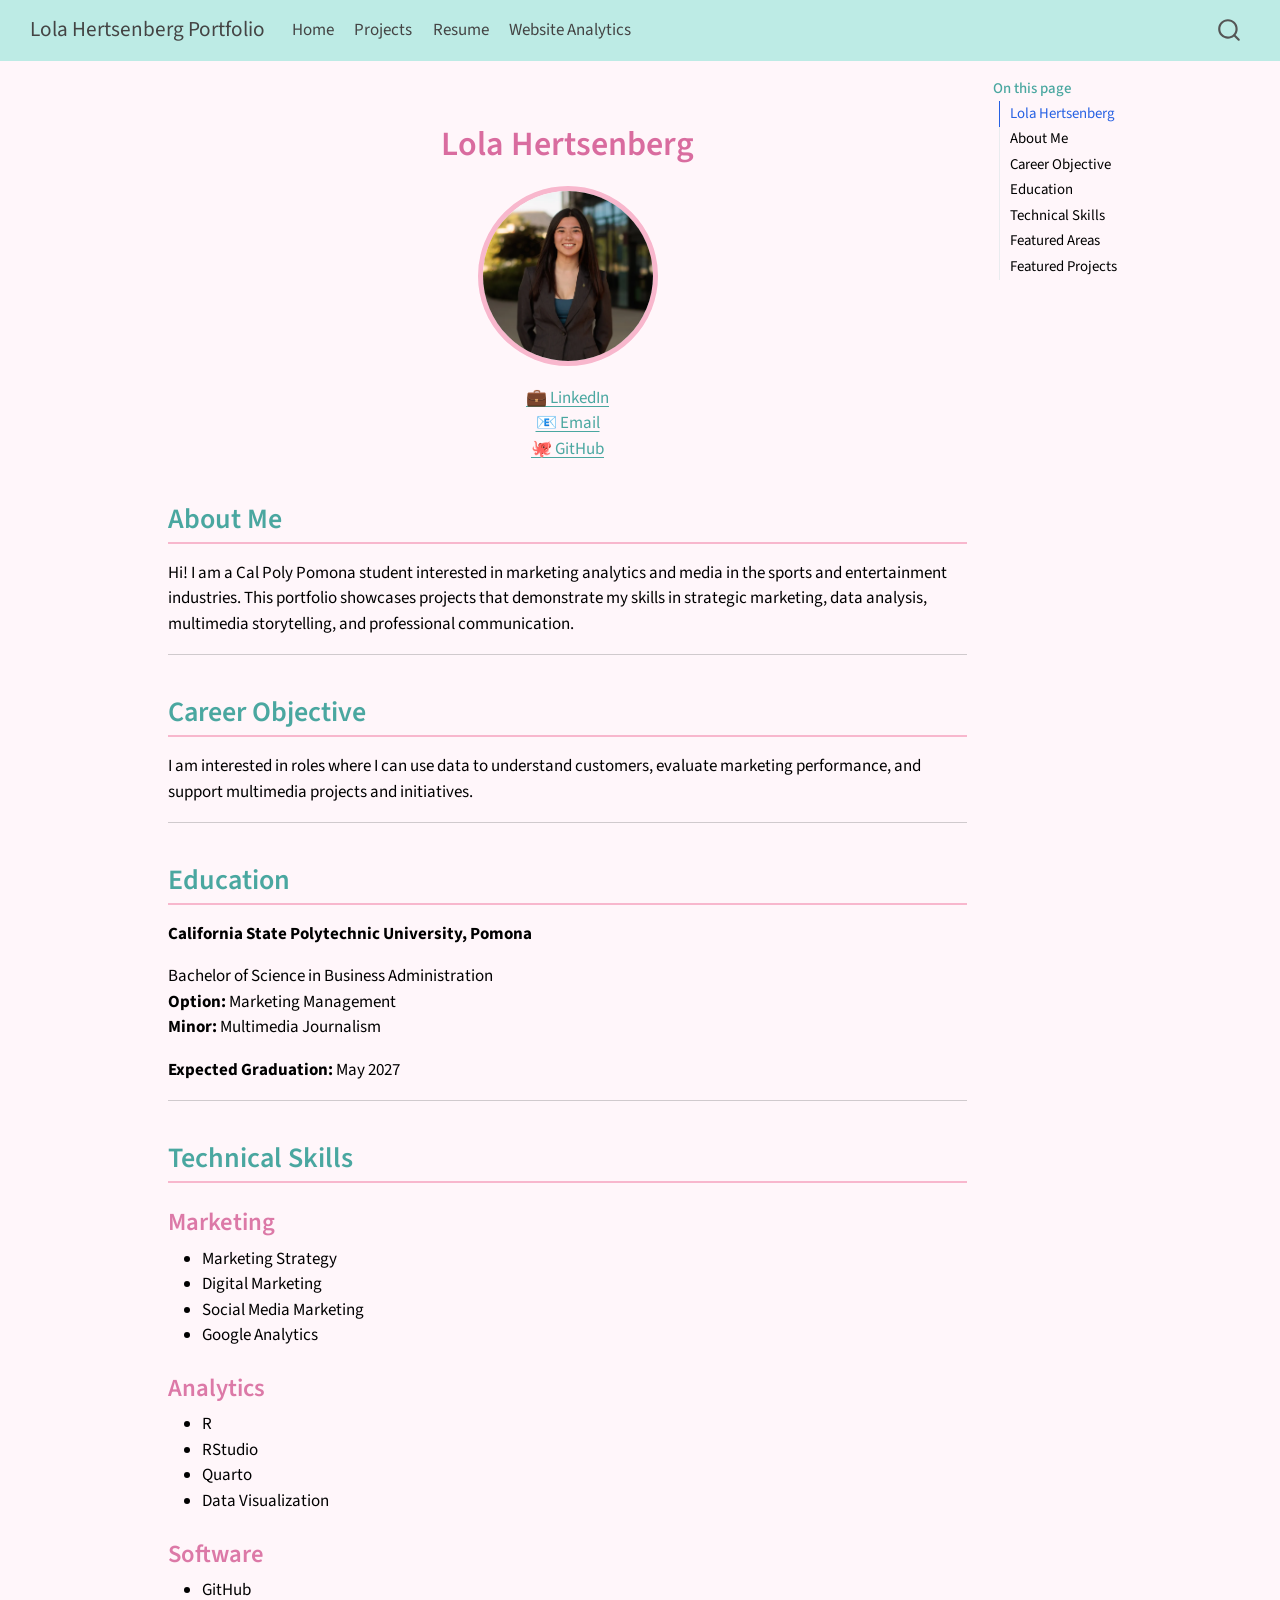
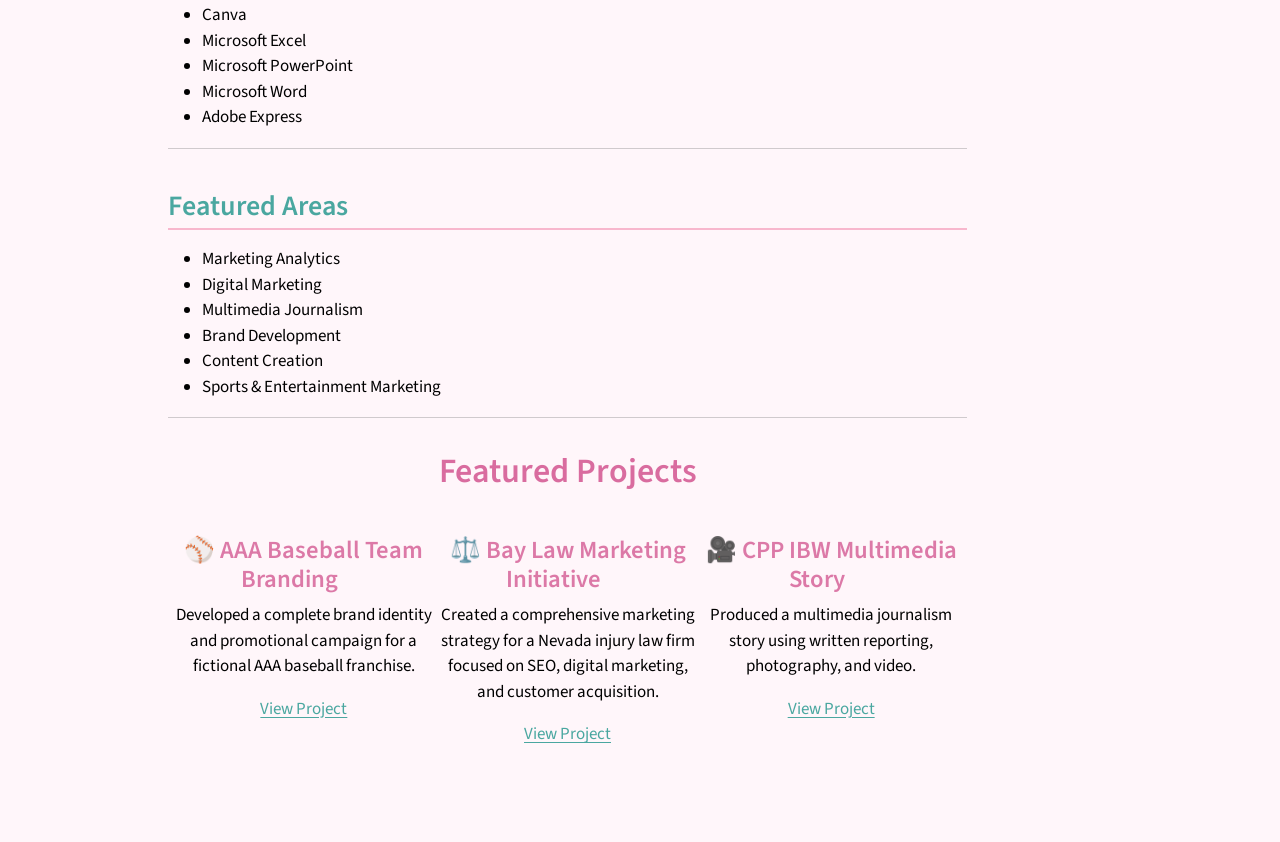
<file: docs/index.html>
<!DOCTYPE html>
<html xmlns="http://www.w3.org/1999/xhtml" lang="en" xml:lang="en"><head>

<meta charset="utf-8">
<meta name="generator" content="quarto-1.9.37">

<meta name="viewport" content="width=device-width, initial-scale=1.0, user-scalable=yes">


<title>Lola Hertsenberg Portfolio</title>
<style>
/* Default styles provided by pandoc.
** See https://pandoc.org/MANUAL.html#variables-for-html for config info.
*/
code{white-space: pre-wrap;}
span.smallcaps{font-variant: small-caps;}
div.columns{display: flex; gap: min(4vw, 1.5em);}
div.column{flex: auto; overflow-x: auto;}
div.hanging-indent{margin-left: 1.5em; text-indent: -1.5em;}
ul.task-list{list-style: none;}
ul.task-list li input[type="checkbox"] {
  width: 0.8em;
  margin: 0 0.8em 0.2em -1em; /* quarto-specific, see https://github.com/quarto-dev/quarto-cli/issues/4556 */ 
  vertical-align: middle;
}
</style>


<script src="site_libs/quarto-nav/quarto-nav.js"></script>
<script src="site_libs/quarto-nav/headroom.min.js"></script>
<script src="site_libs/clipboard/clipboard.min.js"></script>
<script src="site_libs/quarto-search/autocomplete.umd.js"></script>
<script src="site_libs/quarto-search/fuse.min.js"></script>
<script src="site_libs/quarto-search/quarto-search.js"></script>
<meta name="quarto:offset" content="./">
<script src="site_libs/quarto-html/quarto.js" type="module"></script>
<script src="site_libs/quarto-html/tabsets/tabsets.js" type="module"></script>
<script src="site_libs/quarto-html/popper.min.js"></script>
<script src="site_libs/quarto-html/tippy.umd.min.js"></script>
<script src="site_libs/quarto-html/anchor.min.js"></script>
<link href="site_libs/quarto-html/tippy.css" rel="stylesheet">
<link href="site_libs/quarto-html/quarto-syntax-highlighting-7f8f88aac4f3542376d5c11b86a4c14d.css" rel="stylesheet" id="quarto-text-highlighting-styles">
<script src="site_libs/bootstrap/bootstrap.min.js"></script>
<link href="site_libs/bootstrap/bootstrap-icons.css" rel="stylesheet">
<link href="site_libs/bootstrap/bootstrap-158031087360bce0ff56dc785ce39e06.min.css" rel="stylesheet" append-hash="true" id="quarto-bootstrap" data-mode="light">
<script id="quarto-search-options" type="application/json">{
  "location": "navbar",
  "copy-button": false,
  "collapse-after": 3,
  "panel-placement": "end",
  "type": "overlay",
  "limit": 50,
  "keyboard-shortcut": [
    "f",
    "/",
    "s"
  ],
  "show-item-context": false,
  "language": {
    "search-no-results-text": "No results",
    "search-matching-documents-text": "matching documents",
    "search-copy-link-title": "Copy link to search",
    "search-hide-matches-text": "Hide additional matches",
    "search-more-match-text": "more match in this document",
    "search-more-matches-text": "more matches in this document",
    "search-clear-button-title": "Clear",
    "search-text-placeholder": "",
    "search-detached-cancel-button-title": "Cancel",
    "search-submit-button-title": "Submit",
    "search-label": "Search"
  }
}</script>
<script async="" src="https://www.googletagmanager.com/gtag/js?id=G-248WCPM8R9"></script>

<script type="text/javascript">

window.dataLayer = window.dataLayer || [];
function gtag(){dataLayer.push(arguments);}
gtag('js', new Date());
gtag('config', 'G-248WCPM8R9', { 'anonymize_ip': true});
</script>


<link rel="stylesheet" href="styles.css">
</head>

<body class="nav-fixed quarto-light">

<div id="quarto-search-results"></div>
  <header id="quarto-header" class="headroom fixed-top">
    <nav class="navbar navbar-expand-lg " data-bs-theme="dark">
      <div class="navbar-container container-fluid">
      <div class="navbar-brand-container mx-auto">
    <a class="navbar-brand" href="./index.html">
    <span class="navbar-title">Lola Hertsenberg Portfolio</span>
    </a>
  </div>
            <div id="quarto-search" class="" title="Search"></div>
          <button class="navbar-toggler" type="button" data-bs-toggle="collapse" data-bs-target="#navbarCollapse" aria-controls="navbarCollapse" role="menu" aria-expanded="false" aria-label="Toggle navigation" onclick="if (window.quartoToggleHeadroom) { window.quartoToggleHeadroom(); }">
  <span class="navbar-toggler-icon"></span>
</button>
          <div class="collapse navbar-collapse" id="navbarCollapse">
            <ul class="navbar-nav navbar-nav-scroll me-auto">
  <li class="nav-item">
    <a class="nav-link active" href="./index.html" aria-current="page"> 
<span class="menu-text">Home</span></a>
  </li>  
  <li class="nav-item">
    <a class="nav-link" href="./projects.html"> 
<span class="menu-text">Projects</span></a>
  </li>  
  <li class="nav-item">
    <a class="nav-link" href="./resume.html"> 
<span class="menu-text">Resume</span></a>
  </li>  
  <li class="nav-item">
    <a class="nav-link" href="./analytics.html"> 
<span class="menu-text">Website Analytics</span></a>
  </li>  
</ul>
          </div> <!-- /navcollapse -->
            <div class="quarto-navbar-tools">
</div>
      </div> <!-- /container-fluid -->
    </nav>
</header>
<!-- content -->
<div id="quarto-content" class="quarto-container page-columns page-rows-contents page-layout-article page-navbar">
<!-- sidebar -->
<!-- margin-sidebar -->
    <div id="quarto-margin-sidebar" class="sidebar margin-sidebar">
        <nav id="TOC" role="doc-toc" class="toc-active">
    <h2 id="toc-title">On this page</h2>
   
  <ul>
  <li><a href="#lola-hertsenberg" id="toc-lola-hertsenberg" class="nav-link active" data-scroll-target="#lola-hertsenberg">Lola Hertsenberg</a></li>
  <li><a href="#about-me" id="toc-about-me" class="nav-link" data-scroll-target="#about-me">About Me</a></li>
  <li><a href="#career-objective" id="toc-career-objective" class="nav-link" data-scroll-target="#career-objective">Career Objective</a></li>
  <li><a href="#education" id="toc-education" class="nav-link" data-scroll-target="#education">Education</a></li>
  <li><a href="#technical-skills" id="toc-technical-skills" class="nav-link" data-scroll-target="#technical-skills">Technical Skills</a>
  <ul class="collapse">
  <li><a href="#marketing" id="toc-marketing" class="nav-link" data-scroll-target="#marketing">Marketing</a></li>
  <li><a href="#analytics" id="toc-analytics" class="nav-link" data-scroll-target="#analytics">Analytics</a></li>
  <li><a href="#software" id="toc-software" class="nav-link" data-scroll-target="#software">Software</a></li>
  </ul></li>
  <li><a href="#featured-areas" id="toc-featured-areas" class="nav-link" data-scroll-target="#featured-areas">Featured Areas</a></li>
  <li><a href="#featured-projects" id="toc-featured-projects" class="nav-link" data-scroll-target="#featured-projects">Featured Projects</a></li>
  </ul>
</nav>
    </div>
<!-- main -->
<main class="content" id="quarto-document-content"><header id="title-block-header" class="quarto-title-block"></header>




<section id="lola-hertsenberg" class="level1 center">
<h1>Lola Hertsenberg</h1>
<p><img src="images/profile.jpg" class="profile-img img-fluid"></p>
<p><a href="https://www.linkedin.com/in/lolaherts" target="_blank">💼 LinkedIn</a><br>
<a href="mailto:lohertsenberg@gmail.com">📧 Email</a><br>
<a href="https://github.com/lolaherts" target="_blank">🐙 GitHub</a></p>
</section>
<section id="about-me" class="level2">
<h2 class="anchored" data-anchor-id="about-me">About Me</h2>
<p>Hi! I am a Cal Poly Pomona student interested in marketing analytics and media in the sports and entertainment industries. This portfolio showcases projects that demonstrate my skills in strategic marketing, data analysis, multimedia storytelling, and professional communication.</p>
<hr>
</section>
<section id="career-objective" class="level2">
<h2 class="anchored" data-anchor-id="career-objective">Career Objective</h2>
<p>I am interested in roles where I can use data to understand customers, evaluate marketing performance, and support multimedia projects and initiatives.</p>
<hr>
</section>
<section id="education" class="level2">
<h2 class="anchored" data-anchor-id="education">Education</h2>
<p><strong>California State Polytechnic University, Pomona</strong></p>
<p>Bachelor of Science in Business Administration<br>
<strong>Option:</strong> Marketing Management<br>
<strong>Minor:</strong> Multimedia Journalism</p>
<p><strong>Expected Graduation:</strong> May 2027</p>
<hr>
</section>
<section id="technical-skills" class="level2">
<h2 class="anchored" data-anchor-id="technical-skills">Technical Skills</h2>
<section id="marketing" class="level3">
<h3 class="anchored" data-anchor-id="marketing">Marketing</h3>
<ul>
<li>Marketing Strategy</li>
<li>Digital Marketing</li>
<li>Social Media Marketing</li>
<li>Google Analytics</li>
</ul>
</section>
<section id="analytics" class="level3">
<h3 class="anchored" data-anchor-id="analytics">Analytics</h3>
<ul>
<li>R</li>
<li>RStudio</li>
<li>Quarto</li>
<li>Data Visualization</li>
</ul>
</section>
<section id="software" class="level3">
<h3 class="anchored" data-anchor-id="software">Software</h3>
<ul>
<li>GitHub</li>
<li>Canva</li>
<li>Microsoft Excel</li>
<li>Microsoft PowerPoint</li>
<li>Microsoft Word</li>
<li>Adobe Express</li>
</ul>
<hr>
</section>
</section>
<section id="featured-areas" class="level2">
<h2 class="anchored" data-anchor-id="featured-areas">Featured Areas</h2>
<ul>
<li>Marketing Analytics</li>
<li>Digital Marketing</li>
<li>Multimedia Journalism</li>
<li>Brand Development</li>
<li>Content Creation</li>
<li>Sports &amp; Entertainment Marketing</li>
</ul>
<hr>
</section>
<section id="featured-projects" class="level1 center">
<h1 class="center">Featured Projects</h1>
<div class="columns">
<div class="column" style="width:33%;">
<section id="aaa-baseball-team-branding" class="level3">
<h3 class="anchored" data-anchor-id="aaa-baseball-team-branding">⚾ AAA Baseball Team Branding</h3>
<p>Developed a complete brand identity and promotional campaign for a fictional AAA baseball franchise.</p>
<p><a href="./projects.html">View Project</a></p>
</section>
</div><div class="column" style="width:33%;">
<section id="bay-law-marketing-initiative" class="level3">
<h3 class="anchored" data-anchor-id="bay-law-marketing-initiative">⚖️ Bay Law Marketing Initiative</h3>
<p>Created a comprehensive marketing strategy for a Nevada injury law firm focused on SEO, digital marketing, and customer acquisition.</p>
<p><a href="./projects.html">View Project</a></p>
</section>
</div><div class="column" style="width:33%;">
<section id="cpp-ibw-multimedia-story" class="level3">
<h3 class="anchored" data-anchor-id="cpp-ibw-multimedia-story">🎥 CPP IBW Multimedia Story</h3>
<p>Produced a multimedia journalism story using written reporting, photography, and video.</p>
<p><a href="./projects.html">View Project</a></p>
</section>
</div>
</div>


</section>

</main> <!-- /main -->
<script id="quarto-html-after-body" type="application/javascript">
  window.document.addEventListener("DOMContentLoaded", function (event) {
    const icon = "";
    const anchorJS = new window.AnchorJS();
    anchorJS.options = {
      placement: 'right',
      icon: icon
    };
    anchorJS.add('.anchored');
    const isCodeAnnotation = (el) => {
      for (const clz of el.classList) {
        if (clz.startsWith('code-annotation-')) {                     
          return true;
        }
      }
      return false;
    }
    const onCopySuccess = function(e) {
      // button target
      const button = e.trigger;
      // don't keep focus
      button.blur();
      // flash "checked"
      button.classList.add('code-copy-button-checked');
      var currentTitle = button.getAttribute("title");
      button.setAttribute("title", "Copied!");
      let tooltip;
      if (window.bootstrap) {
        button.setAttribute("data-bs-toggle", "tooltip");
        button.setAttribute("data-bs-placement", "left");
        button.setAttribute("data-bs-title", "Copied!");
        tooltip = new bootstrap.Tooltip(button, 
          { trigger: "manual", 
            customClass: "code-copy-button-tooltip",
            offset: [0, -8]});
        tooltip.show();    
      }
      setTimeout(function() {
        if (tooltip) {
          tooltip.hide();
          button.removeAttribute("data-bs-title");
          button.removeAttribute("data-bs-toggle");
          button.removeAttribute("data-bs-placement");
        }
        button.setAttribute("title", currentTitle);
        button.classList.remove('code-copy-button-checked');
      }, 1000);
      // clear code selection
      e.clearSelection();
    }
    const getTextToCopy = function(trigger) {
      const outerScaffold = trigger.parentElement.cloneNode(true);
      const codeEl = outerScaffold.querySelector('code');
      for (const childEl of codeEl.children) {
        if (isCodeAnnotation(childEl)) {
          childEl.remove();
        }
      }
      return codeEl.innerText;
    }
    const clipboard = new window.ClipboardJS('.code-copy-button:not([data-in-quarto-modal])', {
      text: getTextToCopy
    });
    clipboard.on('success', onCopySuccess);
    if (window.document.getElementById('quarto-embedded-source-code-modal')) {
      const clipboardModal = new window.ClipboardJS('.code-copy-button[data-in-quarto-modal]', {
        text: getTextToCopy,
        container: window.document.getElementById('quarto-embedded-source-code-modal')
      });
      clipboardModal.on('success', onCopySuccess);
    }
      var localhostRegex = new RegExp(/^(?:http|https):\/\/localhost\:?[0-9]*\//);
      var mailtoRegex = new RegExp(/^mailto:/);
        var filterRegex = new RegExp('/' + window.location.host + '/');
      var isInternal = (href) => {
          return filterRegex.test(href) || localhostRegex.test(href) || mailtoRegex.test(href);
      }
      // Inspect non-navigation links and adorn them if external
     var links = window.document.querySelectorAll('a[href]:not(.nav-link):not(.navbar-brand):not(.toc-action):not(.sidebar-link):not(.sidebar-item-toggle):not(.pagination-link):not(.no-external):not([aria-hidden]):not(.dropdown-item):not(.quarto-navigation-tool):not(.about-link)');
      for (var i=0; i<links.length; i++) {
        const link = links[i];
        if (!isInternal(link.href)) {
          // undo the damage that might have been done by quarto-nav.js in the case of
          // links that we want to consider external
          if (link.dataset.originalHref !== undefined) {
            link.href = link.dataset.originalHref;
          }
        }
      }
    function tippyHover(el, contentFn, onTriggerFn, onUntriggerFn) {
      const config = {
        allowHTML: true,
        maxWidth: 500,
        delay: 100,
        arrow: false,
        appendTo: function(el) {
            return el.parentElement;
        },
        interactive: true,
        interactiveBorder: 10,
        theme: 'quarto',
        placement: 'bottom-start',
      };
      if (contentFn) {
        config.content = contentFn;
      }
      if (onTriggerFn) {
        config.onTrigger = onTriggerFn;
      }
      if (onUntriggerFn) {
        config.onUntrigger = onUntriggerFn;
      }
      window.tippy(el, config); 
    }
    const noterefs = window.document.querySelectorAll('a[role="doc-noteref"]');
    for (var i=0; i<noterefs.length; i++) {
      const ref = noterefs[i];
      tippyHover(ref, function() {
        // use id or data attribute instead here
        let href = ref.getAttribute('data-footnote-href') || ref.getAttribute('href');
        try { href = new URL(href).hash; } catch {}
        const id = href.replace(/^#\/?/, "");
        const note = window.document.getElementById(id);
        if (note) {
          return note.innerHTML;
        } else {
          return "";
        }
      });
    }
    const xrefs = window.document.querySelectorAll('a.quarto-xref');
    const processXRef = (id, note) => {
      // Strip column container classes
      const stripColumnClz = (el) => {
        el.classList.remove("page-full", "page-columns");
        if (el.children) {
          for (const child of el.children) {
            stripColumnClz(child);
          }
        }
      }
      stripColumnClz(note)
      if (id === null || id.startsWith('sec-')) {
        // Special case sections, only their first couple elements
        const container = document.createElement("div");
        if (note.children && note.children.length > 2) {
          container.appendChild(note.children[0].cloneNode(true));
          for (let i = 1; i < note.children.length; i++) {
            const child = note.children[i];
            if (child.tagName === "P" && child.innerText === "") {
              continue;
            } else {
              container.appendChild(child.cloneNode(true));
              break;
            }
          }
          if (window.Quarto?.typesetMath) {
            window.Quarto.typesetMath(container);
          }
          return container.innerHTML
        } else {
          if (window.Quarto?.typesetMath) {
            window.Quarto.typesetMath(note);
          }
          return note.innerHTML;
        }
      } else {
        // Remove any anchor links if they are present
        const anchorLink = note.querySelector('a.anchorjs-link');
        if (anchorLink) {
          anchorLink.remove();
        }
        if (window.Quarto?.typesetMath) {
          window.Quarto.typesetMath(note);
        }
        if (note.classList.contains("callout")) {
          return note.outerHTML;
        } else {
          return note.innerHTML;
        }
      }
    }
    for (var i=0; i<xrefs.length; i++) {
      const xref = xrefs[i];
      tippyHover(xref, undefined, function(instance) {
        instance.disable();
        let url = xref.getAttribute('href');
        let hash = undefined; 
        if (url.startsWith('#')) {
          hash = url;
        } else {
          try { hash = new URL(url).hash; } catch {}
        }
        if (hash) {
          const id = hash.replace(/^#\/?/, "");
          const note = window.document.getElementById(id);
          if (note !== null) {
            try {
              const html = processXRef(id, note.cloneNode(true));
              instance.setContent(html);
            } finally {
              instance.enable();
              instance.show();
            }
          } else {
            // See if we can fetch this
            fetch(url.split('#')[0])
            .then(res => res.text())
            .then(html => {
              const parser = new DOMParser();
              const htmlDoc = parser.parseFromString(html, "text/html");
              const note = htmlDoc.getElementById(id);
              if (note !== null) {
                const html = processXRef(id, note);
                instance.setContent(html);
              } 
            }).finally(() => {
              instance.enable();
              instance.show();
            });
          }
        } else {
          // See if we can fetch a full url (with no hash to target)
          // This is a special case and we should probably do some content thinning / targeting
          fetch(url)
          .then(res => res.text())
          .then(html => {
            const parser = new DOMParser();
            const htmlDoc = parser.parseFromString(html, "text/html");
            const note = htmlDoc.querySelector('main.content');
            if (note !== null) {
              // This should only happen for chapter cross references
              // (since there is no id in the URL)
              // remove the first header
              if (note.children.length > 0 && note.children[0].tagName === "HEADER") {
                note.children[0].remove();
              }
              const html = processXRef(null, note);
              instance.setContent(html);
            } 
          }).finally(() => {
            instance.enable();
            instance.show();
          });
        }
      }, function(instance) {
      });
    }
        let selectedAnnoteEl;
        const selectorForAnnotation = ( cell, annotation) => {
          let cellAttr = 'data-code-cell="' + cell + '"';
          let lineAttr = 'data-code-annotation="' +  annotation + '"';
          const selector = 'span[' + cellAttr + '][' + lineAttr + ']';
          return selector;
        }
        const selectCodeLines = (annoteEl) => {
          const doc = window.document;
          const targetCell = annoteEl.getAttribute("data-target-cell");
          const targetAnnotation = annoteEl.getAttribute("data-target-annotation");
          const annoteSpan = window.document.querySelector(selectorForAnnotation(targetCell, targetAnnotation));
          const lines = annoteSpan.getAttribute("data-code-lines").split(",");
          const lineIds = lines.map((line) => {
            return targetCell + "-" + line;
          })
          let top = null;
          let height = null;
          let parent = null;
          if (lineIds.length > 0) {
              //compute the position of the single el (top and bottom and make a div)
              const el = window.document.getElementById(lineIds[0]);
              top = el.offsetTop;
              height = el.offsetHeight;
              parent = el.parentElement.parentElement;
            if (lineIds.length > 1) {
              const lastEl = window.document.getElementById(lineIds[lineIds.length - 1]);
              const bottom = lastEl.offsetTop + lastEl.offsetHeight;
              height = bottom - top;
            }
            if (top !== null && height !== null && parent !== null) {
              // cook up a div (if necessary) and position it 
              let div = window.document.getElementById("code-annotation-line-highlight");
              if (div === null) {
                div = window.document.createElement("div");
                div.setAttribute("id", "code-annotation-line-highlight");
                div.style.position = 'absolute';
                parent.appendChild(div);
              }
              div.style.top = top - 2 + "px";
              div.style.height = height + 4 + "px";
              div.style.left = 0;
              let gutterDiv = window.document.getElementById("code-annotation-line-highlight-gutter");
              if (gutterDiv === null) {
                gutterDiv = window.document.createElement("div");
                gutterDiv.setAttribute("id", "code-annotation-line-highlight-gutter");
                gutterDiv.style.position = 'absolute';
                const codeCell = window.document.getElementById(targetCell);
                const gutter = codeCell.querySelector('.code-annotation-gutter');
                gutter.appendChild(gutterDiv);
              }
              gutterDiv.style.top = top - 2 + "px";
              gutterDiv.style.height = height + 4 + "px";
            }
            selectedAnnoteEl = annoteEl;
          }
        };
        const unselectCodeLines = () => {
          const elementsIds = ["code-annotation-line-highlight", "code-annotation-line-highlight-gutter"];
          elementsIds.forEach((elId) => {
            const div = window.document.getElementById(elId);
            if (div) {
              div.remove();
            }
          });
          selectedAnnoteEl = undefined;
        };
          // Handle positioning of the toggle
      window.addEventListener(
        "resize",
        throttle(() => {
          elRect = undefined;
          if (selectedAnnoteEl) {
            selectCodeLines(selectedAnnoteEl);
          }
        }, 10)
      );
      function throttle(fn, ms) {
      let throttle = false;
      let timer;
        return (...args) => {
          if(!throttle) { // first call gets through
              fn.apply(this, args);
              throttle = true;
          } else { // all the others get throttled
              if(timer) clearTimeout(timer); // cancel #2
              timer = setTimeout(() => {
                fn.apply(this, args);
                timer = throttle = false;
              }, ms);
          }
        };
      }
        // Attach click handler to the DT
        const annoteDls = window.document.querySelectorAll('dt[data-target-cell]');
        for (const annoteDlNode of annoteDls) {
          annoteDlNode.addEventListener('click', (event) => {
            const clickedEl = event.target;
            if (clickedEl !== selectedAnnoteEl) {
              unselectCodeLines();
              const activeEl = window.document.querySelector('dt[data-target-cell].code-annotation-active');
              if (activeEl) {
                activeEl.classList.remove('code-annotation-active');
              }
              selectCodeLines(clickedEl);
              clickedEl.classList.add('code-annotation-active');
            } else {
              // Unselect the line
              unselectCodeLines();
              clickedEl.classList.remove('code-annotation-active');
            }
          });
        }
    const findCites = (el) => {
      const parentEl = el.parentElement;
      if (parentEl) {
        const cites = parentEl.dataset.cites;
        if (cites) {
          return {
            el,
            cites: cites.split(' ')
          };
        } else {
          return findCites(el.parentElement)
        }
      } else {
        return undefined;
      }
    };
    var bibliorefs = window.document.querySelectorAll('a[role="doc-biblioref"]');
    for (var i=0; i<bibliorefs.length; i++) {
      const ref = bibliorefs[i];
      const citeInfo = findCites(ref);
      if (citeInfo) {
        tippyHover(citeInfo.el, function() {
          var popup = window.document.createElement('div');
          citeInfo.cites.forEach(function(cite) {
            var citeDiv = window.document.createElement('div');
            citeDiv.classList.add('hanging-indent');
            citeDiv.classList.add('csl-entry');
            var biblioDiv = window.document.getElementById('ref-' + cite);
            if (biblioDiv) {
              citeDiv.innerHTML = biblioDiv.innerHTML;
            }
            popup.appendChild(citeDiv);
          });
          return popup.innerHTML;
        });
      }
    }
  });
  </script>
</div> <!-- /content -->




</body></html>
</file>
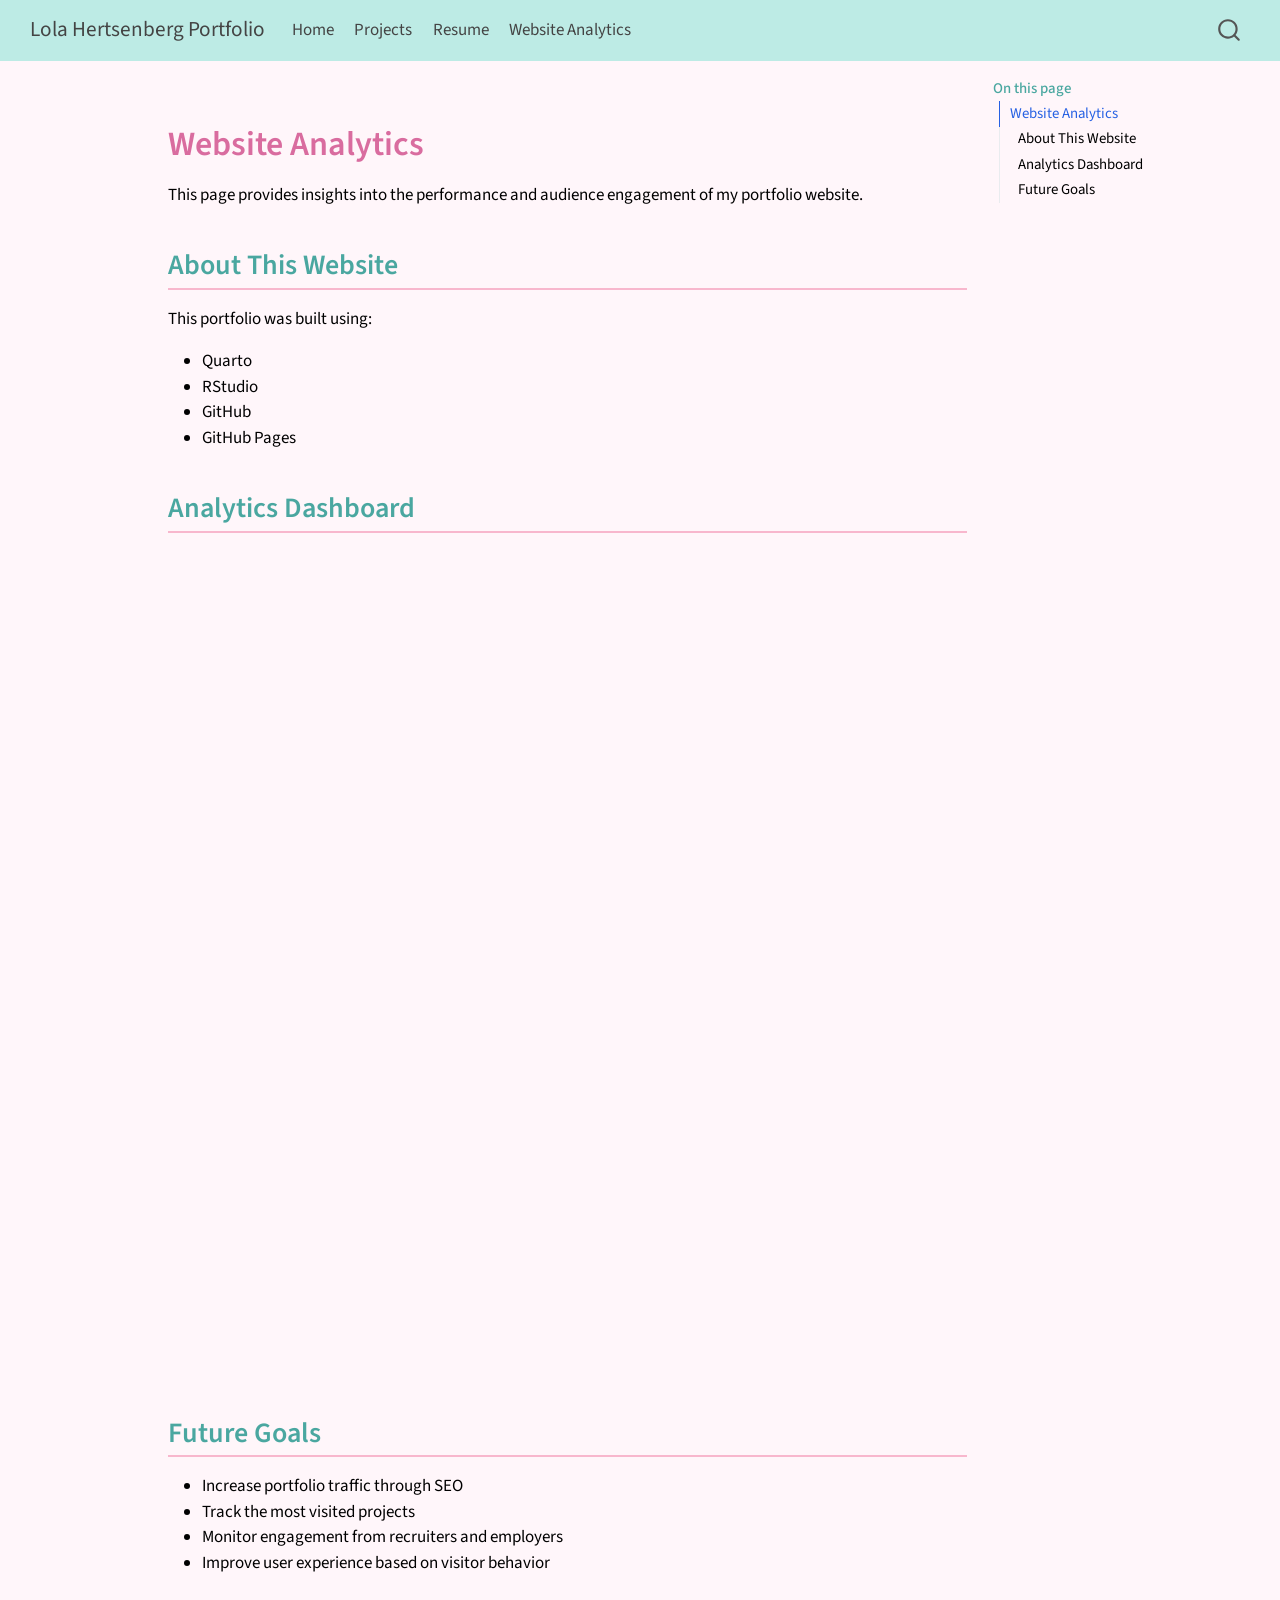
<file: docs/analytics.html>
<!DOCTYPE html>
<html xmlns="http://www.w3.org/1999/xhtml" lang="en" xml:lang="en"><head>

<meta charset="utf-8">
<meta name="generator" content="quarto-1.9.37">

<meta name="viewport" content="width=device-width, initial-scale=1.0, user-scalable=yes">


<title>analytics – Lola Hertsenberg Portfolio</title>
<style>
/* Default styles provided by pandoc.
** See https://pandoc.org/MANUAL.html#variables-for-html for config info.
*/
code{white-space: pre-wrap;}
span.smallcaps{font-variant: small-caps;}
div.columns{display: flex; gap: min(4vw, 1.5em);}
div.column{flex: auto; overflow-x: auto;}
div.hanging-indent{margin-left: 1.5em; text-indent: -1.5em;}
ul.task-list{list-style: none;}
ul.task-list li input[type="checkbox"] {
  width: 0.8em;
  margin: 0 0.8em 0.2em -1em; /* quarto-specific, see https://github.com/quarto-dev/quarto-cli/issues/4556 */ 
  vertical-align: middle;
}
</style>


<script src="site_libs/quarto-nav/quarto-nav.js"></script>
<script src="site_libs/quarto-nav/headroom.min.js"></script>
<script src="site_libs/clipboard/clipboard.min.js"></script>
<script src="site_libs/quarto-search/autocomplete.umd.js"></script>
<script src="site_libs/quarto-search/fuse.min.js"></script>
<script src="site_libs/quarto-search/quarto-search.js"></script>
<meta name="quarto:offset" content="./">
<script src="site_libs/quarto-html/quarto.js" type="module"></script>
<script src="site_libs/quarto-html/tabsets/tabsets.js" type="module"></script>
<script src="site_libs/quarto-html/popper.min.js"></script>
<script src="site_libs/quarto-html/tippy.umd.min.js"></script>
<script src="site_libs/quarto-html/anchor.min.js"></script>
<link href="site_libs/quarto-html/tippy.css" rel="stylesheet">
<link href="site_libs/quarto-html/quarto-syntax-highlighting-7f8f88aac4f3542376d5c11b86a4c14d.css" rel="stylesheet" id="quarto-text-highlighting-styles">
<script src="site_libs/bootstrap/bootstrap.min.js"></script>
<link href="site_libs/bootstrap/bootstrap-icons.css" rel="stylesheet">
<link href="site_libs/bootstrap/bootstrap-158031087360bce0ff56dc785ce39e06.min.css" rel="stylesheet" append-hash="true" id="quarto-bootstrap" data-mode="light">
<script id="quarto-search-options" type="application/json">{
  "location": "navbar",
  "copy-button": false,
  "collapse-after": 3,
  "panel-placement": "end",
  "type": "overlay",
  "limit": 50,
  "keyboard-shortcut": [
    "f",
    "/",
    "s"
  ],
  "show-item-context": false,
  "language": {
    "search-no-results-text": "No results",
    "search-matching-documents-text": "matching documents",
    "search-copy-link-title": "Copy link to search",
    "search-hide-matches-text": "Hide additional matches",
    "search-more-match-text": "more match in this document",
    "search-more-matches-text": "more matches in this document",
    "search-clear-button-title": "Clear",
    "search-text-placeholder": "",
    "search-detached-cancel-button-title": "Cancel",
    "search-submit-button-title": "Submit",
    "search-label": "Search"
  }
}</script>
<script async="" src="https://www.googletagmanager.com/gtag/js?id=G-248WCPM8R9"></script>

<script type="text/javascript">

window.dataLayer = window.dataLayer || [];
function gtag(){dataLayer.push(arguments);}
gtag('js', new Date());
gtag('config', 'G-248WCPM8R9', { 'anonymize_ip': true});
</script>


<link rel="stylesheet" href="styles.css">
</head>

<body class="nav-fixed quarto-light">

<div id="quarto-search-results"></div>
  <header id="quarto-header" class="headroom fixed-top">
    <nav class="navbar navbar-expand-lg " data-bs-theme="dark">
      <div class="navbar-container container-fluid">
      <div class="navbar-brand-container mx-auto">
    <a class="navbar-brand" href="./index.html">
    <span class="navbar-title">Lola Hertsenberg Portfolio</span>
    </a>
  </div>
            <div id="quarto-search" class="" title="Search"></div>
          <button class="navbar-toggler" type="button" data-bs-toggle="collapse" data-bs-target="#navbarCollapse" aria-controls="navbarCollapse" role="menu" aria-expanded="false" aria-label="Toggle navigation" onclick="if (window.quartoToggleHeadroom) { window.quartoToggleHeadroom(); }">
  <span class="navbar-toggler-icon"></span>
</button>
          <div class="collapse navbar-collapse" id="navbarCollapse">
            <ul class="navbar-nav navbar-nav-scroll me-auto">
  <li class="nav-item">
    <a class="nav-link" href="./index.html"> 
<span class="menu-text">Home</span></a>
  </li>  
  <li class="nav-item">
    <a class="nav-link" href="./projects.html"> 
<span class="menu-text">Projects</span></a>
  </li>  
  <li class="nav-item">
    <a class="nav-link" href="./resume.html"> 
<span class="menu-text">Resume</span></a>
  </li>  
  <li class="nav-item">
    <a class="nav-link active" href="./analytics.html" aria-current="page"> 
<span class="menu-text">Website Analytics</span></a>
  </li>  
</ul>
          </div> <!-- /navcollapse -->
            <div class="quarto-navbar-tools">
</div>
      </div> <!-- /container-fluid -->
    </nav>
</header>
<!-- content -->
<div id="quarto-content" class="quarto-container page-columns page-rows-contents page-layout-article page-navbar">
<!-- sidebar -->
<!-- margin-sidebar -->
    <div id="quarto-margin-sidebar" class="sidebar margin-sidebar">
        <nav id="TOC" role="doc-toc" class="toc-active">
    <h2 id="toc-title">On this page</h2>
   
  <ul>
  <li><a href="#website-analytics" id="toc-website-analytics" class="nav-link active" data-scroll-target="#website-analytics">Website Analytics</a>
  <ul class="collapse">
  <li><a href="#about-this-website" id="toc-about-this-website" class="nav-link" data-scroll-target="#about-this-website">About This Website</a></li>
  <li><a href="#analytics-dashboard" id="toc-analytics-dashboard" class="nav-link" data-scroll-target="#analytics-dashboard">Analytics Dashboard</a></li>
  <li><a href="#future-goals" id="toc-future-goals" class="nav-link" data-scroll-target="#future-goals">Future Goals</a></li>
  </ul></li>
  </ul>
</nav>
    </div>
<!-- main -->
<main class="content" id="quarto-document-content"><header id="title-block-header" class="quarto-title-block"></header>




<section id="website-analytics" class="level1">
<h1>Website Analytics</h1>
<p>This page provides insights into the performance and audience engagement of my portfolio website.</p>
<section id="about-this-website" class="level2">
<h2 class="anchored" data-anchor-id="about-this-website">About This Website</h2>
<p>This portfolio was built using:</p>
<ul>
<li>Quarto</li>
<li>RStudio</li>
<li>GitHub</li>
<li>GitHub Pages</li>
</ul>
</section>
<section id="analytics-dashboard" class="level2">
<h2 class="anchored" data-anchor-id="analytics-dashboard">Analytics Dashboard</h2>
<iframe width="100%" height="800" src="https://datastudio.google.com/embed/reporting/edf69798-0c58-45f4-abc0-53d76c7d3dbc/page/RzN3F" frameborder="0" style="border:0" allowfullscreen="" sandbox="allow-storage-access-by-user-activation allow-scripts allow-same-origin allow-popups allow-popups-to-escape-sandbox">
</iframe>
</section>
<section id="future-goals" class="level2">
<h2 class="anchored" data-anchor-id="future-goals">Future Goals</h2>
<ul>
<li>Increase portfolio traffic through SEO</li>
<li>Track the most visited projects</li>
<li>Monitor engagement from recruiters and employers</li>
<li>Improve user experience based on visitor behavior</li>
</ul>


</section>
</section>

</main> <!-- /main -->
<script id="quarto-html-after-body" type="application/javascript">
  window.document.addEventListener("DOMContentLoaded", function (event) {
    const icon = "";
    const anchorJS = new window.AnchorJS();
    anchorJS.options = {
      placement: 'right',
      icon: icon
    };
    anchorJS.add('.anchored');
    const isCodeAnnotation = (el) => {
      for (const clz of el.classList) {
        if (clz.startsWith('code-annotation-')) {                     
          return true;
        }
      }
      return false;
    }
    const onCopySuccess = function(e) {
      // button target
      const button = e.trigger;
      // don't keep focus
      button.blur();
      // flash "checked"
      button.classList.add('code-copy-button-checked');
      var currentTitle = button.getAttribute("title");
      button.setAttribute("title", "Copied!");
      let tooltip;
      if (window.bootstrap) {
        button.setAttribute("data-bs-toggle", "tooltip");
        button.setAttribute("data-bs-placement", "left");
        button.setAttribute("data-bs-title", "Copied!");
        tooltip = new bootstrap.Tooltip(button, 
          { trigger: "manual", 
            customClass: "code-copy-button-tooltip",
            offset: [0, -8]});
        tooltip.show();    
      }
      setTimeout(function() {
        if (tooltip) {
          tooltip.hide();
          button.removeAttribute("data-bs-title");
          button.removeAttribute("data-bs-toggle");
          button.removeAttribute("data-bs-placement");
        }
        button.setAttribute("title", currentTitle);
        button.classList.remove('code-copy-button-checked');
      }, 1000);
      // clear code selection
      e.clearSelection();
    }
    const getTextToCopy = function(trigger) {
      const outerScaffold = trigger.parentElement.cloneNode(true);
      const codeEl = outerScaffold.querySelector('code');
      for (const childEl of codeEl.children) {
        if (isCodeAnnotation(childEl)) {
          childEl.remove();
        }
      }
      return codeEl.innerText;
    }
    const clipboard = new window.ClipboardJS('.code-copy-button:not([data-in-quarto-modal])', {
      text: getTextToCopy
    });
    clipboard.on('success', onCopySuccess);
    if (window.document.getElementById('quarto-embedded-source-code-modal')) {
      const clipboardModal = new window.ClipboardJS('.code-copy-button[data-in-quarto-modal]', {
        text: getTextToCopy,
        container: window.document.getElementById('quarto-embedded-source-code-modal')
      });
      clipboardModal.on('success', onCopySuccess);
    }
      var localhostRegex = new RegExp(/^(?:http|https):\/\/localhost\:?[0-9]*\//);
      var mailtoRegex = new RegExp(/^mailto:/);
        var filterRegex = new RegExp('/' + window.location.host + '/');
      var isInternal = (href) => {
          return filterRegex.test(href) || localhostRegex.test(href) || mailtoRegex.test(href);
      }
      // Inspect non-navigation links and adorn them if external
     var links = window.document.querySelectorAll('a[href]:not(.nav-link):not(.navbar-brand):not(.toc-action):not(.sidebar-link):not(.sidebar-item-toggle):not(.pagination-link):not(.no-external):not([aria-hidden]):not(.dropdown-item):not(.quarto-navigation-tool):not(.about-link)');
      for (var i=0; i<links.length; i++) {
        const link = links[i];
        if (!isInternal(link.href)) {
          // undo the damage that might have been done by quarto-nav.js in the case of
          // links that we want to consider external
          if (link.dataset.originalHref !== undefined) {
            link.href = link.dataset.originalHref;
          }
        }
      }
    function tippyHover(el, contentFn, onTriggerFn, onUntriggerFn) {
      const config = {
        allowHTML: true,
        maxWidth: 500,
        delay: 100,
        arrow: false,
        appendTo: function(el) {
            return el.parentElement;
        },
        interactive: true,
        interactiveBorder: 10,
        theme: 'quarto',
        placement: 'bottom-start',
      };
      if (contentFn) {
        config.content = contentFn;
      }
      if (onTriggerFn) {
        config.onTrigger = onTriggerFn;
      }
      if (onUntriggerFn) {
        config.onUntrigger = onUntriggerFn;
      }
      window.tippy(el, config); 
    }
    const noterefs = window.document.querySelectorAll('a[role="doc-noteref"]');
    for (var i=0; i<noterefs.length; i++) {
      const ref = noterefs[i];
      tippyHover(ref, function() {
        // use id or data attribute instead here
        let href = ref.getAttribute('data-footnote-href') || ref.getAttribute('href');
        try { href = new URL(href).hash; } catch {}
        const id = href.replace(/^#\/?/, "");
        const note = window.document.getElementById(id);
        if (note) {
          return note.innerHTML;
        } else {
          return "";
        }
      });
    }
    const xrefs = window.document.querySelectorAll('a.quarto-xref');
    const processXRef = (id, note) => {
      // Strip column container classes
      const stripColumnClz = (el) => {
        el.classList.remove("page-full", "page-columns");
        if (el.children) {
          for (const child of el.children) {
            stripColumnClz(child);
          }
        }
      }
      stripColumnClz(note)
      if (id === null || id.startsWith('sec-')) {
        // Special case sections, only their first couple elements
        const container = document.createElement("div");
        if (note.children && note.children.length > 2) {
          container.appendChild(note.children[0].cloneNode(true));
          for (let i = 1; i < note.children.length; i++) {
            const child = note.children[i];
            if (child.tagName === "P" && child.innerText === "") {
              continue;
            } else {
              container.appendChild(child.cloneNode(true));
              break;
            }
          }
          if (window.Quarto?.typesetMath) {
            window.Quarto.typesetMath(container);
          }
          return container.innerHTML
        } else {
          if (window.Quarto?.typesetMath) {
            window.Quarto.typesetMath(note);
          }
          return note.innerHTML;
        }
      } else {
        // Remove any anchor links if they are present
        const anchorLink = note.querySelector('a.anchorjs-link');
        if (anchorLink) {
          anchorLink.remove();
        }
        if (window.Quarto?.typesetMath) {
          window.Quarto.typesetMath(note);
        }
        if (note.classList.contains("callout")) {
          return note.outerHTML;
        } else {
          return note.innerHTML;
        }
      }
    }
    for (var i=0; i<xrefs.length; i++) {
      const xref = xrefs[i];
      tippyHover(xref, undefined, function(instance) {
        instance.disable();
        let url = xref.getAttribute('href');
        let hash = undefined; 
        if (url.startsWith('#')) {
          hash = url;
        } else {
          try { hash = new URL(url).hash; } catch {}
        }
        if (hash) {
          const id = hash.replace(/^#\/?/, "");
          const note = window.document.getElementById(id);
          if (note !== null) {
            try {
              const html = processXRef(id, note.cloneNode(true));
              instance.setContent(html);
            } finally {
              instance.enable();
              instance.show();
            }
          } else {
            // See if we can fetch this
            fetch(url.split('#')[0])
            .then(res => res.text())
            .then(html => {
              const parser = new DOMParser();
              const htmlDoc = parser.parseFromString(html, "text/html");
              const note = htmlDoc.getElementById(id);
              if (note !== null) {
                const html = processXRef(id, note);
                instance.setContent(html);
              } 
            }).finally(() => {
              instance.enable();
              instance.show();
            });
          }
        } else {
          // See if we can fetch a full url (with no hash to target)
          // This is a special case and we should probably do some content thinning / targeting
          fetch(url)
          .then(res => res.text())
          .then(html => {
            const parser = new DOMParser();
            const htmlDoc = parser.parseFromString(html, "text/html");
            const note = htmlDoc.querySelector('main.content');
            if (note !== null) {
              // This should only happen for chapter cross references
              // (since there is no id in the URL)
              // remove the first header
              if (note.children.length > 0 && note.children[0].tagName === "HEADER") {
                note.children[0].remove();
              }
              const html = processXRef(null, note);
              instance.setContent(html);
            } 
          }).finally(() => {
            instance.enable();
            instance.show();
          });
        }
      }, function(instance) {
      });
    }
        let selectedAnnoteEl;
        const selectorForAnnotation = ( cell, annotation) => {
          let cellAttr = 'data-code-cell="' + cell + '"';
          let lineAttr = 'data-code-annotation="' +  annotation + '"';
          const selector = 'span[' + cellAttr + '][' + lineAttr + ']';
          return selector;
        }
        const selectCodeLines = (annoteEl) => {
          const doc = window.document;
          const targetCell = annoteEl.getAttribute("data-target-cell");
          const targetAnnotation = annoteEl.getAttribute("data-target-annotation");
          const annoteSpan = window.document.querySelector(selectorForAnnotation(targetCell, targetAnnotation));
          const lines = annoteSpan.getAttribute("data-code-lines").split(",");
          const lineIds = lines.map((line) => {
            return targetCell + "-" + line;
          })
          let top = null;
          let height = null;
          let parent = null;
          if (lineIds.length > 0) {
              //compute the position of the single el (top and bottom and make a div)
              const el = window.document.getElementById(lineIds[0]);
              top = el.offsetTop;
              height = el.offsetHeight;
              parent = el.parentElement.parentElement;
            if (lineIds.length > 1) {
              const lastEl = window.document.getElementById(lineIds[lineIds.length - 1]);
              const bottom = lastEl.offsetTop + lastEl.offsetHeight;
              height = bottom - top;
            }
            if (top !== null && height !== null && parent !== null) {
              // cook up a div (if necessary) and position it 
              let div = window.document.getElementById("code-annotation-line-highlight");
              if (div === null) {
                div = window.document.createElement("div");
                div.setAttribute("id", "code-annotation-line-highlight");
                div.style.position = 'absolute';
                parent.appendChild(div);
              }
              div.style.top = top - 2 + "px";
              div.style.height = height + 4 + "px";
              div.style.left = 0;
              let gutterDiv = window.document.getElementById("code-annotation-line-highlight-gutter");
              if (gutterDiv === null) {
                gutterDiv = window.document.createElement("div");
                gutterDiv.setAttribute("id", "code-annotation-line-highlight-gutter");
                gutterDiv.style.position = 'absolute';
                const codeCell = window.document.getElementById(targetCell);
                const gutter = codeCell.querySelector('.code-annotation-gutter');
                gutter.appendChild(gutterDiv);
              }
              gutterDiv.style.top = top - 2 + "px";
              gutterDiv.style.height = height + 4 + "px";
            }
            selectedAnnoteEl = annoteEl;
          }
        };
        const unselectCodeLines = () => {
          const elementsIds = ["code-annotation-line-highlight", "code-annotation-line-highlight-gutter"];
          elementsIds.forEach((elId) => {
            const div = window.document.getElementById(elId);
            if (div) {
              div.remove();
            }
          });
          selectedAnnoteEl = undefined;
        };
          // Handle positioning of the toggle
      window.addEventListener(
        "resize",
        throttle(() => {
          elRect = undefined;
          if (selectedAnnoteEl) {
            selectCodeLines(selectedAnnoteEl);
          }
        }, 10)
      );
      function throttle(fn, ms) {
      let throttle = false;
      let timer;
        return (...args) => {
          if(!throttle) { // first call gets through
              fn.apply(this, args);
              throttle = true;
          } else { // all the others get throttled
              if(timer) clearTimeout(timer); // cancel #2
              timer = setTimeout(() => {
                fn.apply(this, args);
                timer = throttle = false;
              }, ms);
          }
        };
      }
        // Attach click handler to the DT
        const annoteDls = window.document.querySelectorAll('dt[data-target-cell]');
        for (const annoteDlNode of annoteDls) {
          annoteDlNode.addEventListener('click', (event) => {
            const clickedEl = event.target;
            if (clickedEl !== selectedAnnoteEl) {
              unselectCodeLines();
              const activeEl = window.document.querySelector('dt[data-target-cell].code-annotation-active');
              if (activeEl) {
                activeEl.classList.remove('code-annotation-active');
              }
              selectCodeLines(clickedEl);
              clickedEl.classList.add('code-annotation-active');
            } else {
              // Unselect the line
              unselectCodeLines();
              clickedEl.classList.remove('code-annotation-active');
            }
          });
        }
    const findCites = (el) => {
      const parentEl = el.parentElement;
      if (parentEl) {
        const cites = parentEl.dataset.cites;
        if (cites) {
          return {
            el,
            cites: cites.split(' ')
          };
        } else {
          return findCites(el.parentElement)
        }
      } else {
        return undefined;
      }
    };
    var bibliorefs = window.document.querySelectorAll('a[role="doc-biblioref"]');
    for (var i=0; i<bibliorefs.length; i++) {
      const ref = bibliorefs[i];
      const citeInfo = findCites(ref);
      if (citeInfo) {
        tippyHover(citeInfo.el, function() {
          var popup = window.document.createElement('div');
          citeInfo.cites.forEach(function(cite) {
            var citeDiv = window.document.createElement('div');
            citeDiv.classList.add('hanging-indent');
            citeDiv.classList.add('csl-entry');
            var biblioDiv = window.document.getElementById('ref-' + cite);
            if (biblioDiv) {
              citeDiv.innerHTML = biblioDiv.innerHTML;
            }
            popup.appendChild(citeDiv);
          });
          return popup.innerHTML;
        });
      }
    }
  });
  </script>
</div> <!-- /content -->




</body></html>
</file>
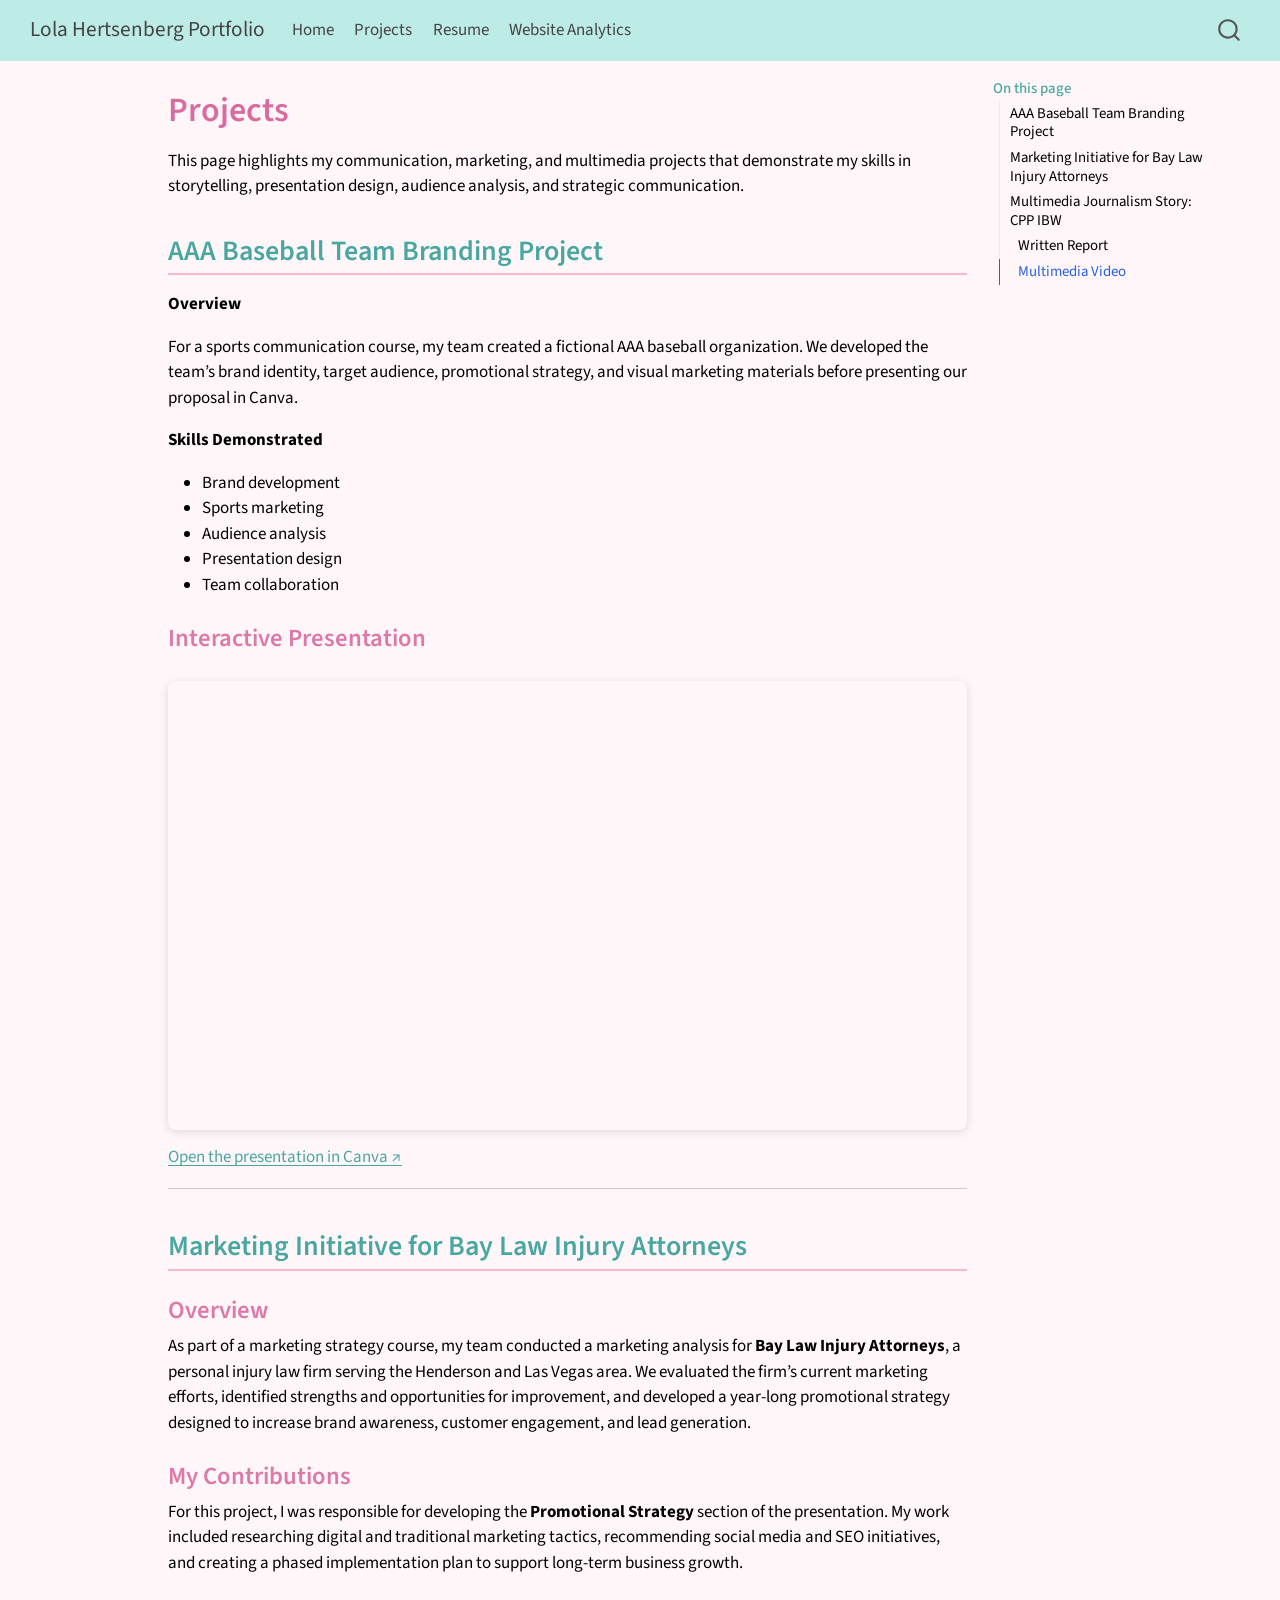
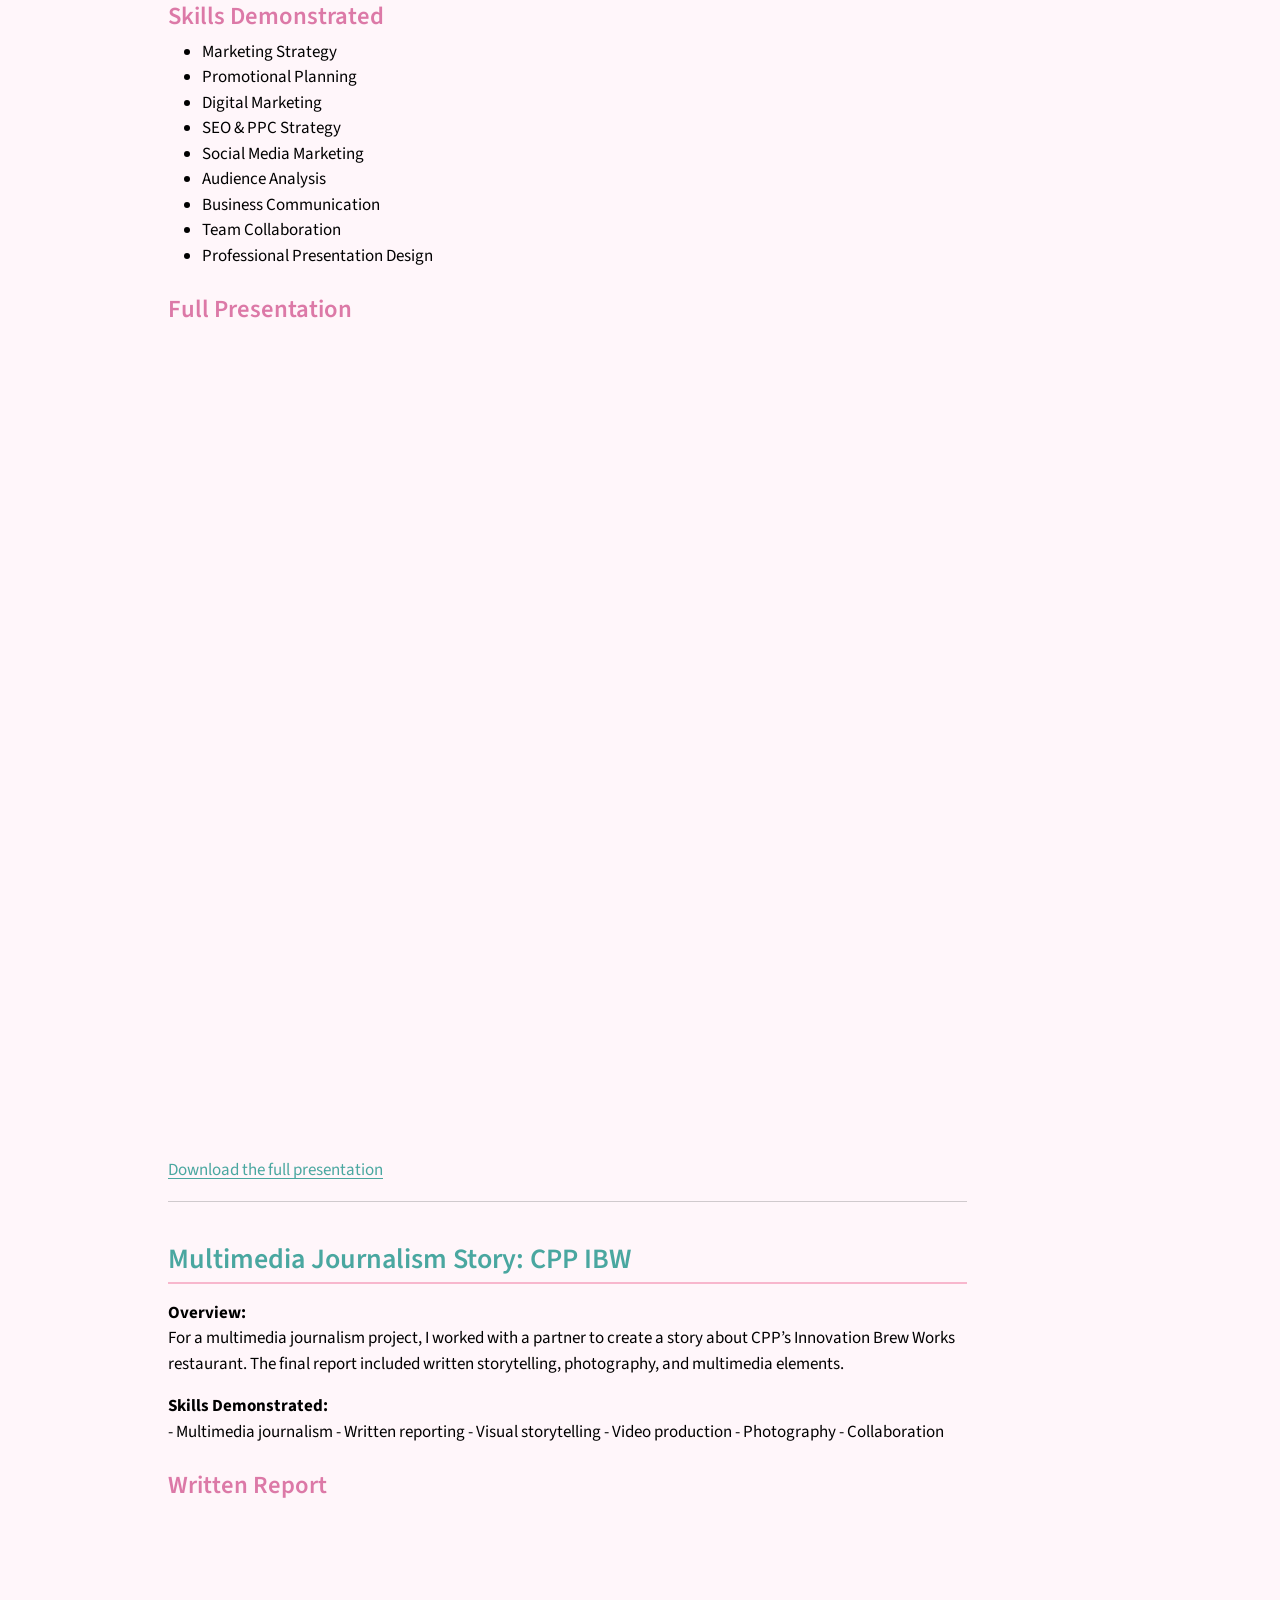
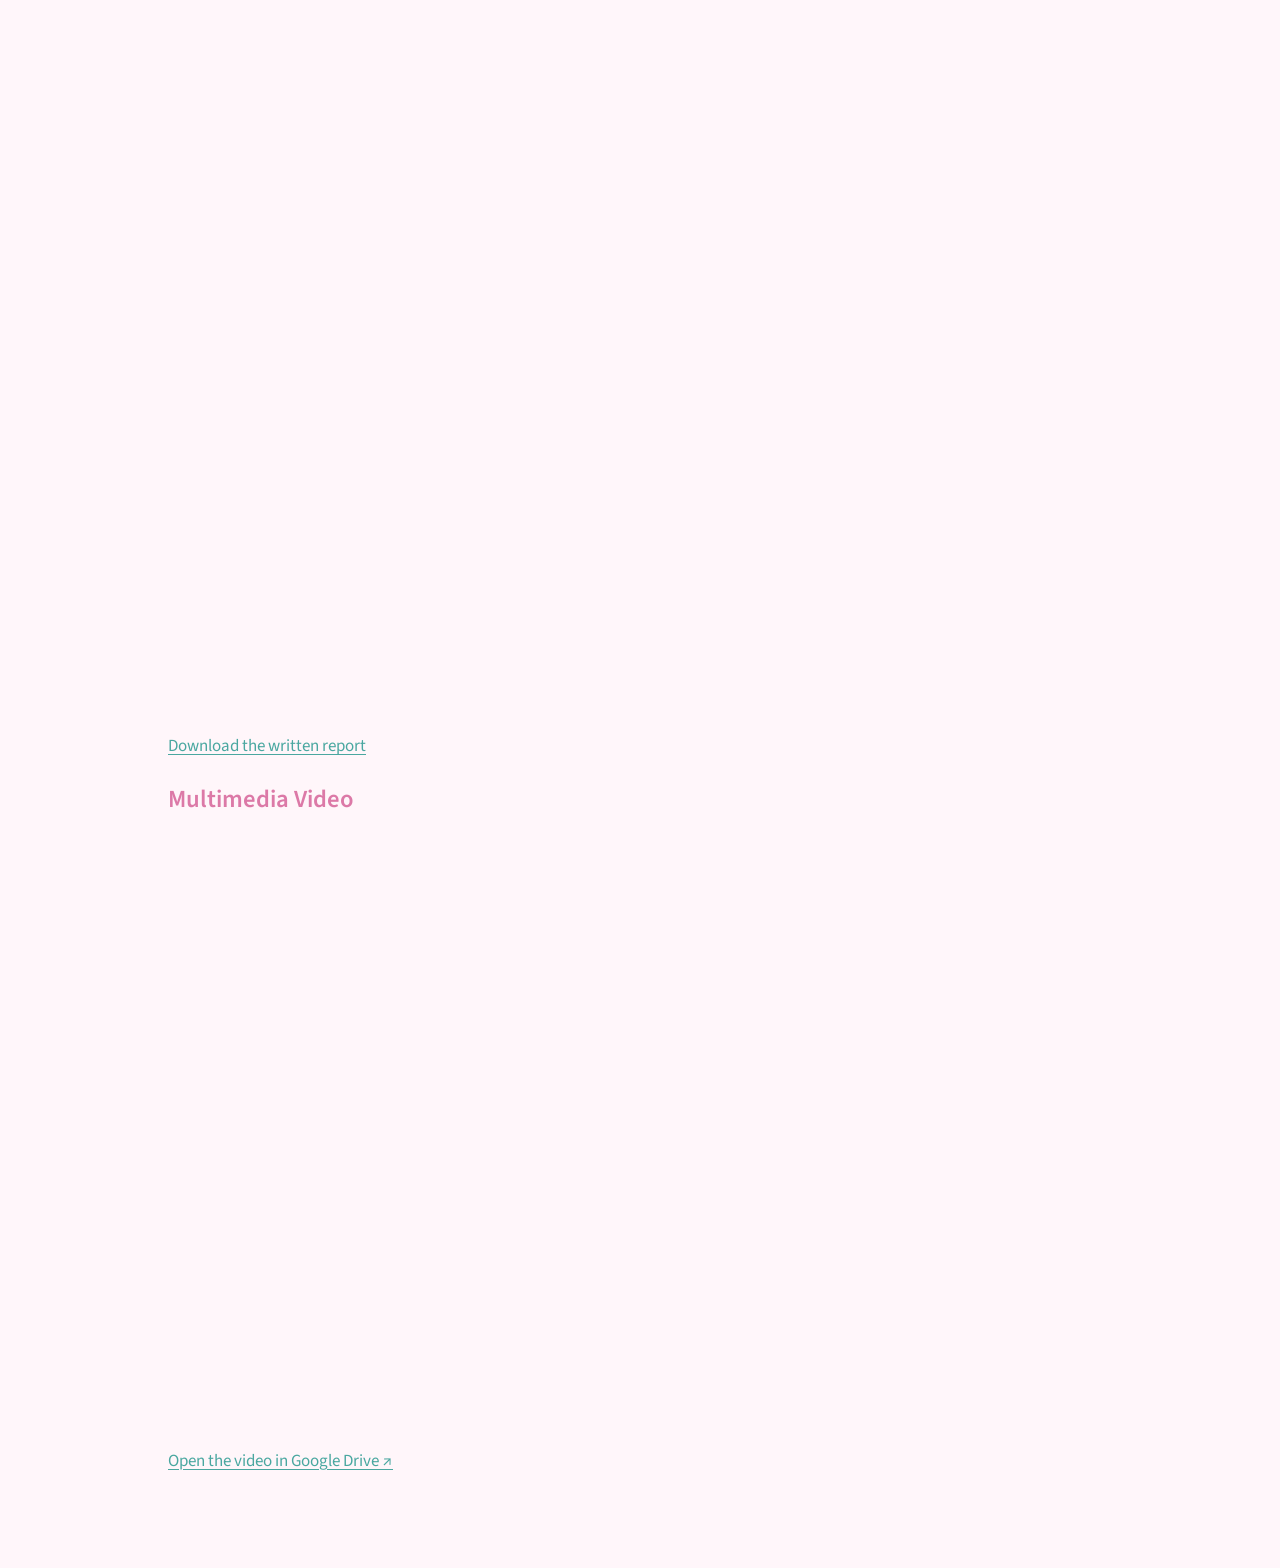
<file: docs/projects.html>
<!DOCTYPE html>
<html xmlns="http://www.w3.org/1999/xhtml" lang="en" xml:lang="en"><head>

<meta charset="utf-8">
<meta name="generator" content="quarto-1.9.37">

<meta name="viewport" content="width=device-width, initial-scale=1.0, user-scalable=yes">


<title>Projects – Lola Hertsenberg Portfolio</title>
<style>
/* Default styles provided by pandoc.
** See https://pandoc.org/MANUAL.html#variables-for-html for config info.
*/
code{white-space: pre-wrap;}
span.smallcaps{font-variant: small-caps;}
div.columns{display: flex; gap: min(4vw, 1.5em);}
div.column{flex: auto; overflow-x: auto;}
div.hanging-indent{margin-left: 1.5em; text-indent: -1.5em;}
ul.task-list{list-style: none;}
ul.task-list li input[type="checkbox"] {
  width: 0.8em;
  margin: 0 0.8em 0.2em -1em; /* quarto-specific, see https://github.com/quarto-dev/quarto-cli/issues/4556 */ 
  vertical-align: middle;
}
</style>


<script src="site_libs/quarto-nav/quarto-nav.js"></script>
<script src="site_libs/quarto-nav/headroom.min.js"></script>
<script src="site_libs/clipboard/clipboard.min.js"></script>
<script src="site_libs/quarto-search/autocomplete.umd.js"></script>
<script src="site_libs/quarto-search/fuse.min.js"></script>
<script src="site_libs/quarto-search/quarto-search.js"></script>
<meta name="quarto:offset" content="./">
<script src="site_libs/quarto-html/quarto.js" type="module"></script>
<script src="site_libs/quarto-html/tabsets/tabsets.js" type="module"></script>
<script src="site_libs/quarto-html/popper.min.js"></script>
<script src="site_libs/quarto-html/tippy.umd.min.js"></script>
<script src="site_libs/quarto-html/anchor.min.js"></script>
<link href="site_libs/quarto-html/tippy.css" rel="stylesheet">
<link href="site_libs/quarto-html/quarto-syntax-highlighting-7f8f88aac4f3542376d5c11b86a4c14d.css" rel="stylesheet" id="quarto-text-highlighting-styles">
<script src="site_libs/bootstrap/bootstrap.min.js"></script>
<link href="site_libs/bootstrap/bootstrap-icons.css" rel="stylesheet">
<link href="site_libs/bootstrap/bootstrap-158031087360bce0ff56dc785ce39e06.min.css" rel="stylesheet" append-hash="true" id="quarto-bootstrap" data-mode="light">
<script id="quarto-search-options" type="application/json">{
  "location": "navbar",
  "copy-button": false,
  "collapse-after": 3,
  "panel-placement": "end",
  "type": "overlay",
  "limit": 50,
  "keyboard-shortcut": [
    "f",
    "/",
    "s"
  ],
  "show-item-context": false,
  "language": {
    "search-no-results-text": "No results",
    "search-matching-documents-text": "matching documents",
    "search-copy-link-title": "Copy link to search",
    "search-hide-matches-text": "Hide additional matches",
    "search-more-match-text": "more match in this document",
    "search-more-matches-text": "more matches in this document",
    "search-clear-button-title": "Clear",
    "search-text-placeholder": "",
    "search-detached-cancel-button-title": "Cancel",
    "search-submit-button-title": "Submit",
    "search-label": "Search"
  }
}</script>
<script async="" src="https://www.googletagmanager.com/gtag/js?id=G-248WCPM8R9"></script>

<script type="text/javascript">

window.dataLayer = window.dataLayer || [];
function gtag(){dataLayer.push(arguments);}
gtag('js', new Date());
gtag('config', 'G-248WCPM8R9', { 'anonymize_ip': true});
</script>


<link rel="stylesheet" href="styles.css">
</head>

<body class="nav-fixed quarto-light">

<div id="quarto-search-results"></div>
  <header id="quarto-header" class="headroom fixed-top">
    <nav class="navbar navbar-expand-lg " data-bs-theme="dark">
      <div class="navbar-container container-fluid">
      <div class="navbar-brand-container mx-auto">
    <a class="navbar-brand" href="./index.html">
    <span class="navbar-title">Lola Hertsenberg Portfolio</span>
    </a>
  </div>
            <div id="quarto-search" class="" title="Search"></div>
          <button class="navbar-toggler" type="button" data-bs-toggle="collapse" data-bs-target="#navbarCollapse" aria-controls="navbarCollapse" role="menu" aria-expanded="false" aria-label="Toggle navigation" onclick="if (window.quartoToggleHeadroom) { window.quartoToggleHeadroom(); }">
  <span class="navbar-toggler-icon"></span>
</button>
          <div class="collapse navbar-collapse" id="navbarCollapse">
            <ul class="navbar-nav navbar-nav-scroll me-auto">
  <li class="nav-item">
    <a class="nav-link" href="./index.html"> 
<span class="menu-text">Home</span></a>
  </li>  
  <li class="nav-item">
    <a class="nav-link active" href="./projects.html" aria-current="page"> 
<span class="menu-text">Projects</span></a>
  </li>  
  <li class="nav-item">
    <a class="nav-link" href="./resume.html"> 
<span class="menu-text">Resume</span></a>
  </li>  
  <li class="nav-item">
    <a class="nav-link" href="./analytics.html"> 
<span class="menu-text">Website Analytics</span></a>
  </li>  
</ul>
          </div> <!-- /navcollapse -->
            <div class="quarto-navbar-tools">
</div>
      </div> <!-- /container-fluid -->
    </nav>
</header>
<!-- content -->
<div id="quarto-content" class="quarto-container page-columns page-rows-contents page-layout-article page-navbar">
<!-- sidebar -->
<!-- margin-sidebar -->
    <div id="quarto-margin-sidebar" class="sidebar margin-sidebar">
        <nav id="TOC" role="doc-toc" class="toc-active">
    <h2 id="toc-title">On this page</h2>
   
  <ul>
  <li><a href="#aaa-baseball-team-branding-project" id="toc-aaa-baseball-team-branding-project" class="nav-link active" data-scroll-target="#aaa-baseball-team-branding-project">AAA Baseball Team Branding Project</a>
  <ul class="collapse">
  <li><a href="#interactive-presentation" id="toc-interactive-presentation" class="nav-link" data-scroll-target="#interactive-presentation">Interactive Presentation</a></li>
  </ul></li>
  <li><a href="#marketing-initiative-for-bay-law-injury-attorneys" id="toc-marketing-initiative-for-bay-law-injury-attorneys" class="nav-link" data-scroll-target="#marketing-initiative-for-bay-law-injury-attorneys">Marketing Initiative for Bay Law Injury Attorneys</a>
  <ul class="collapse">
  <li><a href="#overview" id="toc-overview" class="nav-link" data-scroll-target="#overview">Overview</a></li>
  <li><a href="#my-contributions" id="toc-my-contributions" class="nav-link" data-scroll-target="#my-contributions">My Contributions</a></li>
  <li><a href="#skills-demonstrated" id="toc-skills-demonstrated" class="nav-link" data-scroll-target="#skills-demonstrated">Skills Demonstrated</a></li>
  <li><a href="#full-presentation" id="toc-full-presentation" class="nav-link" data-scroll-target="#full-presentation">Full Presentation</a></li>
  </ul></li>
  <li><a href="#multimedia-journalism-story-cpp-ibw" id="toc-multimedia-journalism-story-cpp-ibw" class="nav-link" data-scroll-target="#multimedia-journalism-story-cpp-ibw">Multimedia Journalism Story: CPP IBW</a>
  <ul class="collapse">
  <li><a href="#written-report" id="toc-written-report" class="nav-link" data-scroll-target="#written-report">Written Report</a></li>
  <li><a href="#multimedia-video" id="toc-multimedia-video" class="nav-link" data-scroll-target="#multimedia-video">Multimedia Video</a></li>
  </ul></li>
  </ul>
</nav>
    </div>
<!-- main -->
<main class="content" id="quarto-document-content">

<header id="title-block-header" class="quarto-title-block default">
<div class="quarto-title">
<h1 class="title">Projects</h1>
</div>



<div class="quarto-title-meta">

    
  
    
  </div>
  


</header>


<p>This page highlights my communication, marketing, and multimedia projects that demonstrate my skills in storytelling, presentation design, audience analysis, and strategic communication.</p>
<section id="aaa-baseball-team-branding-project" class="level2">
<h2 class="anchored" data-anchor-id="aaa-baseball-team-branding-project">AAA Baseball Team Branding Project</h2>
<p><strong>Overview</strong></p>
<p>For a sports communication course, my team created a fictional AAA baseball organization. We developed the team’s brand identity, target audience, promotional strategy, and visual marketing materials before presenting our proposal in Canva.</p>
<p><strong>Skills Demonstrated</strong></p>
<ul>
<li>Brand development</li>
<li>Sports marketing</li>
<li>Audience analysis</li>
<li>Presentation design</li>
<li>Team collaboration</li>
</ul>
<section id="interactive-presentation" class="level3">
<h3 class="anchored" data-anchor-id="interactive-presentation">Interactive Presentation</h3>
<div style="position: relative; width: 100%; height: 0; padding-top: 56.25%;  padding-bottom: 0; box-shadow: 0 2px 8px 0 rgba(63,69,81,0.16); margin-top: 1.6em; margin-bottom: 0.9em; overflow: hidden;  border-radius: 8px; will-change: transform;">
<iframe loading="lazy" style="position: absolute; width: 100%; height: 100%; top: 0; left: 0; border: none;" src="https://www.canva.com/design/DAG5Emoh7hY/haMV4EaHKY04phgHrmNMEw/view?embed" allowfullscreen="" allow="fullscreen">
</iframe>
</div>
<p>
<a href="https://www.canva.com/design/DAG5Emoh7hY/haMV4EaHKY04phgHrmNMEw/view" target="_blank"> Open the presentation in Canva ↗ </a>
</p>
<hr>
</section>
</section>
<section id="marketing-initiative-for-bay-law-injury-attorneys" class="level2">
<h2 class="anchored" data-anchor-id="marketing-initiative-for-bay-law-injury-attorneys">Marketing Initiative for Bay Law Injury Attorneys</h2>
<section id="overview" class="level3">
<h3 class="anchored" data-anchor-id="overview">Overview</h3>
<p>As part of a marketing strategy course, my team conducted a marketing analysis for <strong>Bay Law Injury Attorneys</strong>, a personal injury law firm serving the Henderson and Las Vegas area. We evaluated the firm’s current marketing efforts, identified strengths and opportunities for improvement, and developed a year-long promotional strategy designed to increase brand awareness, customer engagement, and lead generation.</p>
</section>
<section id="my-contributions" class="level3">
<h3 class="anchored" data-anchor-id="my-contributions">My Contributions</h3>
<p>For this project, I was responsible for developing the <strong>Promotional Strategy</strong> section of the presentation. My work included researching digital and traditional marketing tactics, recommending social media and SEO initiatives, and creating a phased implementation plan to support long-term business growth.</p>
</section>
<section id="skills-demonstrated" class="level3">
<h3 class="anchored" data-anchor-id="skills-demonstrated">Skills Demonstrated</h3>
<ul>
<li>Marketing Strategy</li>
<li>Promotional Planning</li>
<li>Digital Marketing</li>
<li>SEO &amp; PPC Strategy</li>
<li>Social Media Marketing</li>
<li>Audience Analysis</li>
<li>Business Communication</li>
<li>Team Collaboration</li>
<li>Professional Presentation Design</li>
</ul>
</section>
<section id="full-presentation" class="level3">
<h3 class="anchored" data-anchor-id="full-presentation">Full Presentation</h3>
<iframe src="files/IBM 3072 Final Presentation (1).pdf" width="100%" height="800" style="border: none;">
</iframe>
<p><a href="files/IBM 3072 Final Presentation (1).pdf">Download the full presentation</a></p>
<hr>
</section>
</section>
<section id="multimedia-journalism-story-cpp-ibw" class="level2">
<h2 class="anchored" data-anchor-id="multimedia-journalism-story-cpp-ibw">Multimedia Journalism Story: CPP IBW</h2>
<p><strong>Overview:</strong><br>
For a multimedia journalism project, I worked with a partner to create a story about CPP’s Innovation Brew Works restaurant. The final report included written storytelling, photography, and multimedia elements.</p>
<p><strong>Skills Demonstrated:</strong><br>
- Multimedia journalism - Written reporting - Visual storytelling - Video production - Photography - Collaboration</p>
<section id="written-report" class="level3">
<h3 class="anchored" data-anchor-id="written-report">Written Report</h3>
<iframe src="files/CPP-IBW.pdf" width="100%" height="800" style="border:none;">
</iframe>
<p><a href="files/CPP-IBW.pdf">Download the written report</a></p>
</section>
<section id="multimedia-video" class="level3">
<h3 class="anchored" data-anchor-id="multimedia-video">Multimedia Video</h3>
<iframe src="https://drive.google.com/file/d/1V_X9mIjeI93DyswsKj3_48Xmv8qZG8Lo/preview" width="100%" height="600" style="border: none;" allow="autoplay">
</iframe>
<p>
<a href="https://drive.google.com/file/d/1V_X9mIjeI93DyswsKj3_48Xmv8qZG8Lo/view?usp=sharing" target="_blank"> Open the video in Google Drive ↗ </a>
</p>


</section>
</section>

</main> <!-- /main -->
<script id="quarto-html-after-body" type="application/javascript">
  window.document.addEventListener("DOMContentLoaded", function (event) {
    const icon = "";
    const anchorJS = new window.AnchorJS();
    anchorJS.options = {
      placement: 'right',
      icon: icon
    };
    anchorJS.add('.anchored');
    const isCodeAnnotation = (el) => {
      for (const clz of el.classList) {
        if (clz.startsWith('code-annotation-')) {                     
          return true;
        }
      }
      return false;
    }
    const onCopySuccess = function(e) {
      // button target
      const button = e.trigger;
      // don't keep focus
      button.blur();
      // flash "checked"
      button.classList.add('code-copy-button-checked');
      var currentTitle = button.getAttribute("title");
      button.setAttribute("title", "Copied!");
      let tooltip;
      if (window.bootstrap) {
        button.setAttribute("data-bs-toggle", "tooltip");
        button.setAttribute("data-bs-placement", "left");
        button.setAttribute("data-bs-title", "Copied!");
        tooltip = new bootstrap.Tooltip(button, 
          { trigger: "manual", 
            customClass: "code-copy-button-tooltip",
            offset: [0, -8]});
        tooltip.show();    
      }
      setTimeout(function() {
        if (tooltip) {
          tooltip.hide();
          button.removeAttribute("data-bs-title");
          button.removeAttribute("data-bs-toggle");
          button.removeAttribute("data-bs-placement");
        }
        button.setAttribute("title", currentTitle);
        button.classList.remove('code-copy-button-checked');
      }, 1000);
      // clear code selection
      e.clearSelection();
    }
    const getTextToCopy = function(trigger) {
      const outerScaffold = trigger.parentElement.cloneNode(true);
      const codeEl = outerScaffold.querySelector('code');
      for (const childEl of codeEl.children) {
        if (isCodeAnnotation(childEl)) {
          childEl.remove();
        }
      }
      return codeEl.innerText;
    }
    const clipboard = new window.ClipboardJS('.code-copy-button:not([data-in-quarto-modal])', {
      text: getTextToCopy
    });
    clipboard.on('success', onCopySuccess);
    if (window.document.getElementById('quarto-embedded-source-code-modal')) {
      const clipboardModal = new window.ClipboardJS('.code-copy-button[data-in-quarto-modal]', {
        text: getTextToCopy,
        container: window.document.getElementById('quarto-embedded-source-code-modal')
      });
      clipboardModal.on('success', onCopySuccess);
    }
      var localhostRegex = new RegExp(/^(?:http|https):\/\/localhost\:?[0-9]*\//);
      var mailtoRegex = new RegExp(/^mailto:/);
        var filterRegex = new RegExp('/' + window.location.host + '/');
      var isInternal = (href) => {
          return filterRegex.test(href) || localhostRegex.test(href) || mailtoRegex.test(href);
      }
      // Inspect non-navigation links and adorn them if external
     var links = window.document.querySelectorAll('a[href]:not(.nav-link):not(.navbar-brand):not(.toc-action):not(.sidebar-link):not(.sidebar-item-toggle):not(.pagination-link):not(.no-external):not([aria-hidden]):not(.dropdown-item):not(.quarto-navigation-tool):not(.about-link)');
      for (var i=0; i<links.length; i++) {
        const link = links[i];
        if (!isInternal(link.href)) {
          // undo the damage that might have been done by quarto-nav.js in the case of
          // links that we want to consider external
          if (link.dataset.originalHref !== undefined) {
            link.href = link.dataset.originalHref;
          }
        }
      }
    function tippyHover(el, contentFn, onTriggerFn, onUntriggerFn) {
      const config = {
        allowHTML: true,
        maxWidth: 500,
        delay: 100,
        arrow: false,
        appendTo: function(el) {
            return el.parentElement;
        },
        interactive: true,
        interactiveBorder: 10,
        theme: 'quarto',
        placement: 'bottom-start',
      };
      if (contentFn) {
        config.content = contentFn;
      }
      if (onTriggerFn) {
        config.onTrigger = onTriggerFn;
      }
      if (onUntriggerFn) {
        config.onUntrigger = onUntriggerFn;
      }
      window.tippy(el, config); 
    }
    const noterefs = window.document.querySelectorAll('a[role="doc-noteref"]');
    for (var i=0; i<noterefs.length; i++) {
      const ref = noterefs[i];
      tippyHover(ref, function() {
        // use id or data attribute instead here
        let href = ref.getAttribute('data-footnote-href') || ref.getAttribute('href');
        try { href = new URL(href).hash; } catch {}
        const id = href.replace(/^#\/?/, "");
        const note = window.document.getElementById(id);
        if (note) {
          return note.innerHTML;
        } else {
          return "";
        }
      });
    }
    const xrefs = window.document.querySelectorAll('a.quarto-xref');
    const processXRef = (id, note) => {
      // Strip column container classes
      const stripColumnClz = (el) => {
        el.classList.remove("page-full", "page-columns");
        if (el.children) {
          for (const child of el.children) {
            stripColumnClz(child);
          }
        }
      }
      stripColumnClz(note)
      if (id === null || id.startsWith('sec-')) {
        // Special case sections, only their first couple elements
        const container = document.createElement("div");
        if (note.children && note.children.length > 2) {
          container.appendChild(note.children[0].cloneNode(true));
          for (let i = 1; i < note.children.length; i++) {
            const child = note.children[i];
            if (child.tagName === "P" && child.innerText === "") {
              continue;
            } else {
              container.appendChild(child.cloneNode(true));
              break;
            }
          }
          if (window.Quarto?.typesetMath) {
            window.Quarto.typesetMath(container);
          }
          return container.innerHTML
        } else {
          if (window.Quarto?.typesetMath) {
            window.Quarto.typesetMath(note);
          }
          return note.innerHTML;
        }
      } else {
        // Remove any anchor links if they are present
        const anchorLink = note.querySelector('a.anchorjs-link');
        if (anchorLink) {
          anchorLink.remove();
        }
        if (window.Quarto?.typesetMath) {
          window.Quarto.typesetMath(note);
        }
        if (note.classList.contains("callout")) {
          return note.outerHTML;
        } else {
          return note.innerHTML;
        }
      }
    }
    for (var i=0; i<xrefs.length; i++) {
      const xref = xrefs[i];
      tippyHover(xref, undefined, function(instance) {
        instance.disable();
        let url = xref.getAttribute('href');
        let hash = undefined; 
        if (url.startsWith('#')) {
          hash = url;
        } else {
          try { hash = new URL(url).hash; } catch {}
        }
        if (hash) {
          const id = hash.replace(/^#\/?/, "");
          const note = window.document.getElementById(id);
          if (note !== null) {
            try {
              const html = processXRef(id, note.cloneNode(true));
              instance.setContent(html);
            } finally {
              instance.enable();
              instance.show();
            }
          } else {
            // See if we can fetch this
            fetch(url.split('#')[0])
            .then(res => res.text())
            .then(html => {
              const parser = new DOMParser();
              const htmlDoc = parser.parseFromString(html, "text/html");
              const note = htmlDoc.getElementById(id);
              if (note !== null) {
                const html = processXRef(id, note);
                instance.setContent(html);
              } 
            }).finally(() => {
              instance.enable();
              instance.show();
            });
          }
        } else {
          // See if we can fetch a full url (with no hash to target)
          // This is a special case and we should probably do some content thinning / targeting
          fetch(url)
          .then(res => res.text())
          .then(html => {
            const parser = new DOMParser();
            const htmlDoc = parser.parseFromString(html, "text/html");
            const note = htmlDoc.querySelector('main.content');
            if (note !== null) {
              // This should only happen for chapter cross references
              // (since there is no id in the URL)
              // remove the first header
              if (note.children.length > 0 && note.children[0].tagName === "HEADER") {
                note.children[0].remove();
              }
              const html = processXRef(null, note);
              instance.setContent(html);
            } 
          }).finally(() => {
            instance.enable();
            instance.show();
          });
        }
      }, function(instance) {
      });
    }
        let selectedAnnoteEl;
        const selectorForAnnotation = ( cell, annotation) => {
          let cellAttr = 'data-code-cell="' + cell + '"';
          let lineAttr = 'data-code-annotation="' +  annotation + '"';
          const selector = 'span[' + cellAttr + '][' + lineAttr + ']';
          return selector;
        }
        const selectCodeLines = (annoteEl) => {
          const doc = window.document;
          const targetCell = annoteEl.getAttribute("data-target-cell");
          const targetAnnotation = annoteEl.getAttribute("data-target-annotation");
          const annoteSpan = window.document.querySelector(selectorForAnnotation(targetCell, targetAnnotation));
          const lines = annoteSpan.getAttribute("data-code-lines").split(",");
          const lineIds = lines.map((line) => {
            return targetCell + "-" + line;
          })
          let top = null;
          let height = null;
          let parent = null;
          if (lineIds.length > 0) {
              //compute the position of the single el (top and bottom and make a div)
              const el = window.document.getElementById(lineIds[0]);
              top = el.offsetTop;
              height = el.offsetHeight;
              parent = el.parentElement.parentElement;
            if (lineIds.length > 1) {
              const lastEl = window.document.getElementById(lineIds[lineIds.length - 1]);
              const bottom = lastEl.offsetTop + lastEl.offsetHeight;
              height = bottom - top;
            }
            if (top !== null && height !== null && parent !== null) {
              // cook up a div (if necessary) and position it 
              let div = window.document.getElementById("code-annotation-line-highlight");
              if (div === null) {
                div = window.document.createElement("div");
                div.setAttribute("id", "code-annotation-line-highlight");
                div.style.position = 'absolute';
                parent.appendChild(div);
              }
              div.style.top = top - 2 + "px";
              div.style.height = height + 4 + "px";
              div.style.left = 0;
              let gutterDiv = window.document.getElementById("code-annotation-line-highlight-gutter");
              if (gutterDiv === null) {
                gutterDiv = window.document.createElement("div");
                gutterDiv.setAttribute("id", "code-annotation-line-highlight-gutter");
                gutterDiv.style.position = 'absolute';
                const codeCell = window.document.getElementById(targetCell);
                const gutter = codeCell.querySelector('.code-annotation-gutter');
                gutter.appendChild(gutterDiv);
              }
              gutterDiv.style.top = top - 2 + "px";
              gutterDiv.style.height = height + 4 + "px";
            }
            selectedAnnoteEl = annoteEl;
          }
        };
        const unselectCodeLines = () => {
          const elementsIds = ["code-annotation-line-highlight", "code-annotation-line-highlight-gutter"];
          elementsIds.forEach((elId) => {
            const div = window.document.getElementById(elId);
            if (div) {
              div.remove();
            }
          });
          selectedAnnoteEl = undefined;
        };
          // Handle positioning of the toggle
      window.addEventListener(
        "resize",
        throttle(() => {
          elRect = undefined;
          if (selectedAnnoteEl) {
            selectCodeLines(selectedAnnoteEl);
          }
        }, 10)
      );
      function throttle(fn, ms) {
      let throttle = false;
      let timer;
        return (...args) => {
          if(!throttle) { // first call gets through
              fn.apply(this, args);
              throttle = true;
          } else { // all the others get throttled
              if(timer) clearTimeout(timer); // cancel #2
              timer = setTimeout(() => {
                fn.apply(this, args);
                timer = throttle = false;
              }, ms);
          }
        };
      }
        // Attach click handler to the DT
        const annoteDls = window.document.querySelectorAll('dt[data-target-cell]');
        for (const annoteDlNode of annoteDls) {
          annoteDlNode.addEventListener('click', (event) => {
            const clickedEl = event.target;
            if (clickedEl !== selectedAnnoteEl) {
              unselectCodeLines();
              const activeEl = window.document.querySelector('dt[data-target-cell].code-annotation-active');
              if (activeEl) {
                activeEl.classList.remove('code-annotation-active');
              }
              selectCodeLines(clickedEl);
              clickedEl.classList.add('code-annotation-active');
            } else {
              // Unselect the line
              unselectCodeLines();
              clickedEl.classList.remove('code-annotation-active');
            }
          });
        }
    const findCites = (el) => {
      const parentEl = el.parentElement;
      if (parentEl) {
        const cites = parentEl.dataset.cites;
        if (cites) {
          return {
            el,
            cites: cites.split(' ')
          };
        } else {
          return findCites(el.parentElement)
        }
      } else {
        return undefined;
      }
    };
    var bibliorefs = window.document.querySelectorAll('a[role="doc-biblioref"]');
    for (var i=0; i<bibliorefs.length; i++) {
      const ref = bibliorefs[i];
      const citeInfo = findCites(ref);
      if (citeInfo) {
        tippyHover(citeInfo.el, function() {
          var popup = window.document.createElement('div');
          citeInfo.cites.forEach(function(cite) {
            var citeDiv = window.document.createElement('div');
            citeDiv.classList.add('hanging-indent');
            citeDiv.classList.add('csl-entry');
            var biblioDiv = window.document.getElementById('ref-' + cite);
            if (biblioDiv) {
              citeDiv.innerHTML = biblioDiv.innerHTML;
            }
            popup.appendChild(citeDiv);
          });
          return popup.innerHTML;
        });
      }
    }
  });
  </script>
</div> <!-- /content -->




</body></html>
</file>
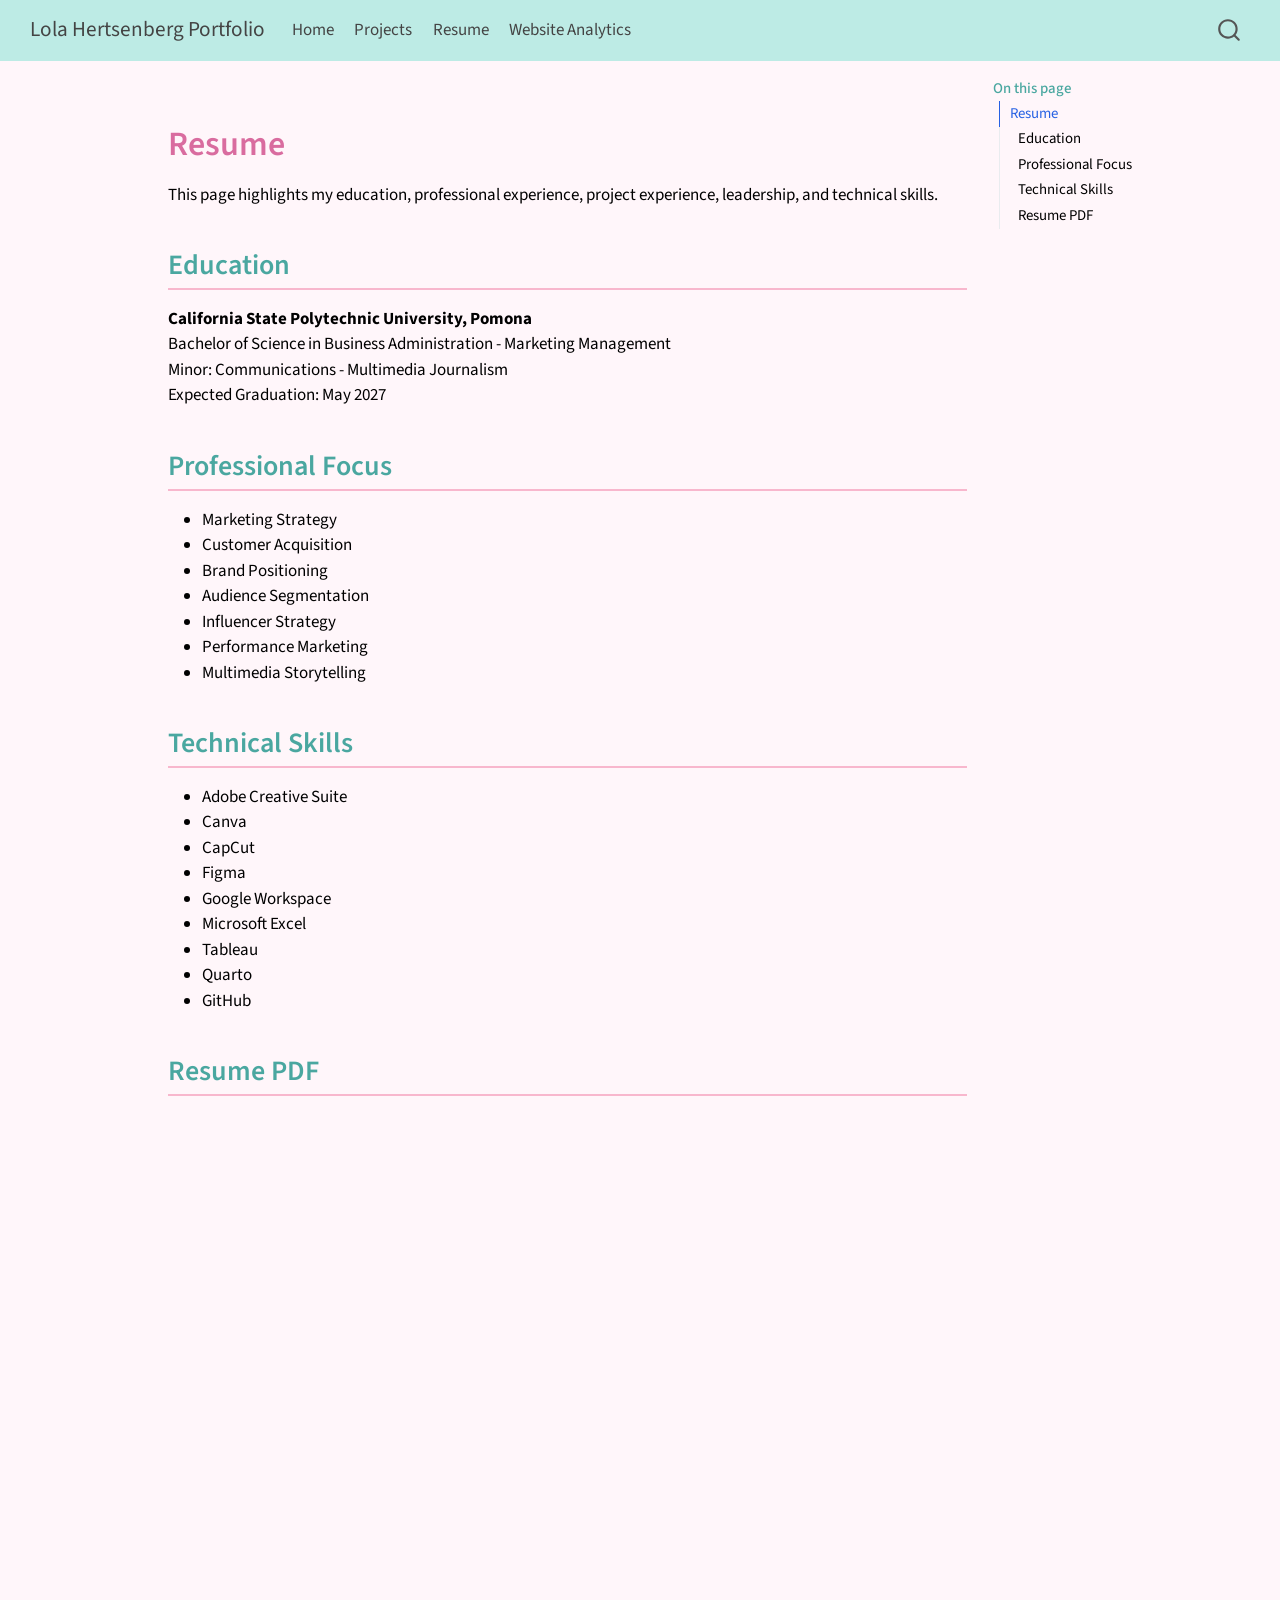
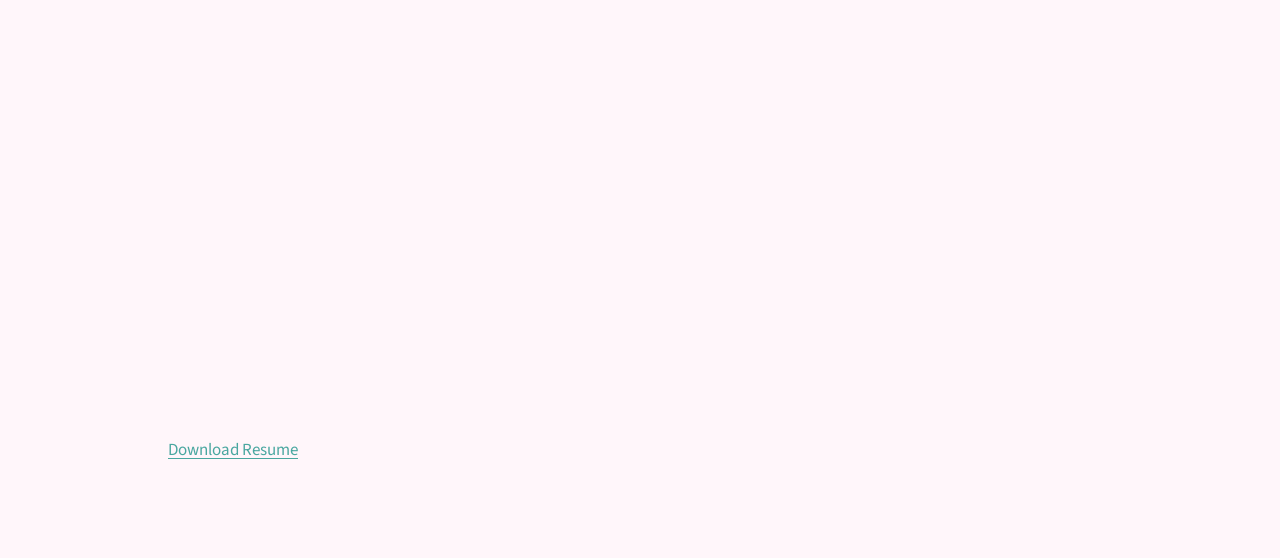
<file: docs/resume.html>
<!DOCTYPE html>
<html xmlns="http://www.w3.org/1999/xhtml" lang="en" xml:lang="en"><head>

<meta charset="utf-8">
<meta name="generator" content="quarto-1.9.37">

<meta name="viewport" content="width=device-width, initial-scale=1.0, user-scalable=yes">


<title>resume – Lola Hertsenberg Portfolio</title>
<style>
/* Default styles provided by pandoc.
** See https://pandoc.org/MANUAL.html#variables-for-html for config info.
*/
code{white-space: pre-wrap;}
span.smallcaps{font-variant: small-caps;}
div.columns{display: flex; gap: min(4vw, 1.5em);}
div.column{flex: auto; overflow-x: auto;}
div.hanging-indent{margin-left: 1.5em; text-indent: -1.5em;}
ul.task-list{list-style: none;}
ul.task-list li input[type="checkbox"] {
  width: 0.8em;
  margin: 0 0.8em 0.2em -1em; /* quarto-specific, see https://github.com/quarto-dev/quarto-cli/issues/4556 */ 
  vertical-align: middle;
}
</style>


<script src="site_libs/quarto-nav/quarto-nav.js"></script>
<script src="site_libs/quarto-nav/headroom.min.js"></script>
<script src="site_libs/clipboard/clipboard.min.js"></script>
<script src="site_libs/quarto-search/autocomplete.umd.js"></script>
<script src="site_libs/quarto-search/fuse.min.js"></script>
<script src="site_libs/quarto-search/quarto-search.js"></script>
<meta name="quarto:offset" content="./">
<script src="site_libs/quarto-html/quarto.js" type="module"></script>
<script src="site_libs/quarto-html/tabsets/tabsets.js" type="module"></script>
<script src="site_libs/quarto-html/popper.min.js"></script>
<script src="site_libs/quarto-html/tippy.umd.min.js"></script>
<script src="site_libs/quarto-html/anchor.min.js"></script>
<link href="site_libs/quarto-html/tippy.css" rel="stylesheet">
<link href="site_libs/quarto-html/quarto-syntax-highlighting-7f8f88aac4f3542376d5c11b86a4c14d.css" rel="stylesheet" id="quarto-text-highlighting-styles">
<script src="site_libs/bootstrap/bootstrap.min.js"></script>
<link href="site_libs/bootstrap/bootstrap-icons.css" rel="stylesheet">
<link href="site_libs/bootstrap/bootstrap-158031087360bce0ff56dc785ce39e06.min.css" rel="stylesheet" append-hash="true" id="quarto-bootstrap" data-mode="light">
<script id="quarto-search-options" type="application/json">{
  "location": "navbar",
  "copy-button": false,
  "collapse-after": 3,
  "panel-placement": "end",
  "type": "overlay",
  "limit": 50,
  "keyboard-shortcut": [
    "f",
    "/",
    "s"
  ],
  "show-item-context": false,
  "language": {
    "search-no-results-text": "No results",
    "search-matching-documents-text": "matching documents",
    "search-copy-link-title": "Copy link to search",
    "search-hide-matches-text": "Hide additional matches",
    "search-more-match-text": "more match in this document",
    "search-more-matches-text": "more matches in this document",
    "search-clear-button-title": "Clear",
    "search-text-placeholder": "",
    "search-detached-cancel-button-title": "Cancel",
    "search-submit-button-title": "Submit",
    "search-label": "Search"
  }
}</script>
<script async="" src="https://www.googletagmanager.com/gtag/js?id=G-248WCPM8R9"></script>

<script type="text/javascript">

window.dataLayer = window.dataLayer || [];
function gtag(){dataLayer.push(arguments);}
gtag('js', new Date());
gtag('config', 'G-248WCPM8R9', { 'anonymize_ip': true});
</script>


<link rel="stylesheet" href="styles.css">
</head>

<body class="nav-fixed quarto-light">

<div id="quarto-search-results"></div>
  <header id="quarto-header" class="headroom fixed-top">
    <nav class="navbar navbar-expand-lg " data-bs-theme="dark">
      <div class="navbar-container container-fluid">
      <div class="navbar-brand-container mx-auto">
    <a class="navbar-brand" href="./index.html">
    <span class="navbar-title">Lola Hertsenberg Portfolio</span>
    </a>
  </div>
            <div id="quarto-search" class="" title="Search"></div>
          <button class="navbar-toggler" type="button" data-bs-toggle="collapse" data-bs-target="#navbarCollapse" aria-controls="navbarCollapse" role="menu" aria-expanded="false" aria-label="Toggle navigation" onclick="if (window.quartoToggleHeadroom) { window.quartoToggleHeadroom(); }">
  <span class="navbar-toggler-icon"></span>
</button>
          <div class="collapse navbar-collapse" id="navbarCollapse">
            <ul class="navbar-nav navbar-nav-scroll me-auto">
  <li class="nav-item">
    <a class="nav-link" href="./index.html"> 
<span class="menu-text">Home</span></a>
  </li>  
  <li class="nav-item">
    <a class="nav-link" href="./projects.html"> 
<span class="menu-text">Projects</span></a>
  </li>  
  <li class="nav-item">
    <a class="nav-link active" href="./resume.html" aria-current="page"> 
<span class="menu-text">Resume</span></a>
  </li>  
  <li class="nav-item">
    <a class="nav-link" href="./analytics.html"> 
<span class="menu-text">Website Analytics</span></a>
  </li>  
</ul>
          </div> <!-- /navcollapse -->
            <div class="quarto-navbar-tools">
</div>
      </div> <!-- /container-fluid -->
    </nav>
</header>
<!-- content -->
<div id="quarto-content" class="quarto-container page-columns page-rows-contents page-layout-article page-navbar">
<!-- sidebar -->
<!-- margin-sidebar -->
    <div id="quarto-margin-sidebar" class="sidebar margin-sidebar">
        <nav id="TOC" role="doc-toc" class="toc-active">
    <h2 id="toc-title">On this page</h2>
   
  <ul>
  <li><a href="#resume" id="toc-resume" class="nav-link active" data-scroll-target="#resume">Resume</a>
  <ul class="collapse">
  <li><a href="#education" id="toc-education" class="nav-link" data-scroll-target="#education">Education</a></li>
  <li><a href="#professional-focus" id="toc-professional-focus" class="nav-link" data-scroll-target="#professional-focus">Professional Focus</a></li>
  <li><a href="#technical-skills" id="toc-technical-skills" class="nav-link" data-scroll-target="#technical-skills">Technical Skills</a></li>
  <li><a href="#resume-pdf" id="toc-resume-pdf" class="nav-link" data-scroll-target="#resume-pdf">Resume PDF</a></li>
  </ul></li>
  </ul>
</nav>
    </div>
<!-- main -->
<main class="content" id="quarto-document-content"><header id="title-block-header" class="quarto-title-block"></header>




<section id="resume" class="level1">
<h1>Resume</h1>
<p>This page highlights my education, professional experience, project experience, leadership, and technical skills.</p>
<section id="education" class="level2">
<h2 class="anchored" data-anchor-id="education">Education</h2>
<p><strong>California State Polytechnic University, Pomona</strong><br>
Bachelor of Science in Business Administration - Marketing Management<br>
Minor: Communications - Multimedia Journalism<br>
Expected Graduation: May 2027</p>
</section>
<section id="professional-focus" class="level2">
<h2 class="anchored" data-anchor-id="professional-focus">Professional Focus</h2>
<ul>
<li>Marketing Strategy</li>
<li>Customer Acquisition</li>
<li>Brand Positioning</li>
<li>Audience Segmentation</li>
<li>Influencer Strategy</li>
<li>Performance Marketing</li>
<li>Multimedia Storytelling</li>
</ul>
</section>
<section id="technical-skills" class="level2">
<h2 class="anchored" data-anchor-id="technical-skills">Technical Skills</h2>
<ul>
<li>Adobe Creative Suite</li>
<li>Canva</li>
<li>CapCut</li>
<li>Figma</li>
<li>Google Workspace</li>
<li>Microsoft Excel</li>
<li>Tableau</li>
<li>Quarto</li>
<li>GitHub</li>
</ul>
</section>
<section id="resume-pdf" class="level2">
<h2 class="anchored" data-anchor-id="resume-pdf">Resume PDF</h2>
<iframe src="files/2026resume.pdf" width="100%" height="900" style="border:none;">
</iframe>
<p><a href="files/2026resume.pdf">Download Resume</a></p>


</section>
</section>

</main> <!-- /main -->
<script id="quarto-html-after-body" type="application/javascript">
  window.document.addEventListener("DOMContentLoaded", function (event) {
    const icon = "";
    const anchorJS = new window.AnchorJS();
    anchorJS.options = {
      placement: 'right',
      icon: icon
    };
    anchorJS.add('.anchored');
    const isCodeAnnotation = (el) => {
      for (const clz of el.classList) {
        if (clz.startsWith('code-annotation-')) {                     
          return true;
        }
      }
      return false;
    }
    const onCopySuccess = function(e) {
      // button target
      const button = e.trigger;
      // don't keep focus
      button.blur();
      // flash "checked"
      button.classList.add('code-copy-button-checked');
      var currentTitle = button.getAttribute("title");
      button.setAttribute("title", "Copied!");
      let tooltip;
      if (window.bootstrap) {
        button.setAttribute("data-bs-toggle", "tooltip");
        button.setAttribute("data-bs-placement", "left");
        button.setAttribute("data-bs-title", "Copied!");
        tooltip = new bootstrap.Tooltip(button, 
          { trigger: "manual", 
            customClass: "code-copy-button-tooltip",
            offset: [0, -8]});
        tooltip.show();    
      }
      setTimeout(function() {
        if (tooltip) {
          tooltip.hide();
          button.removeAttribute("data-bs-title");
          button.removeAttribute("data-bs-toggle");
          button.removeAttribute("data-bs-placement");
        }
        button.setAttribute("title", currentTitle);
        button.classList.remove('code-copy-button-checked');
      }, 1000);
      // clear code selection
      e.clearSelection();
    }
    const getTextToCopy = function(trigger) {
      const outerScaffold = trigger.parentElement.cloneNode(true);
      const codeEl = outerScaffold.querySelector('code');
      for (const childEl of codeEl.children) {
        if (isCodeAnnotation(childEl)) {
          childEl.remove();
        }
      }
      return codeEl.innerText;
    }
    const clipboard = new window.ClipboardJS('.code-copy-button:not([data-in-quarto-modal])', {
      text: getTextToCopy
    });
    clipboard.on('success', onCopySuccess);
    if (window.document.getElementById('quarto-embedded-source-code-modal')) {
      const clipboardModal = new window.ClipboardJS('.code-copy-button[data-in-quarto-modal]', {
        text: getTextToCopy,
        container: window.document.getElementById('quarto-embedded-source-code-modal')
      });
      clipboardModal.on('success', onCopySuccess);
    }
      var localhostRegex = new RegExp(/^(?:http|https):\/\/localhost\:?[0-9]*\//);
      var mailtoRegex = new RegExp(/^mailto:/);
        var filterRegex = new RegExp('/' + window.location.host + '/');
      var isInternal = (href) => {
          return filterRegex.test(href) || localhostRegex.test(href) || mailtoRegex.test(href);
      }
      // Inspect non-navigation links and adorn them if external
     var links = window.document.querySelectorAll('a[href]:not(.nav-link):not(.navbar-brand):not(.toc-action):not(.sidebar-link):not(.sidebar-item-toggle):not(.pagination-link):not(.no-external):not([aria-hidden]):not(.dropdown-item):not(.quarto-navigation-tool):not(.about-link)');
      for (var i=0; i<links.length; i++) {
        const link = links[i];
        if (!isInternal(link.href)) {
          // undo the damage that might have been done by quarto-nav.js in the case of
          // links that we want to consider external
          if (link.dataset.originalHref !== undefined) {
            link.href = link.dataset.originalHref;
          }
        }
      }
    function tippyHover(el, contentFn, onTriggerFn, onUntriggerFn) {
      const config = {
        allowHTML: true,
        maxWidth: 500,
        delay: 100,
        arrow: false,
        appendTo: function(el) {
            return el.parentElement;
        },
        interactive: true,
        interactiveBorder: 10,
        theme: 'quarto',
        placement: 'bottom-start',
      };
      if (contentFn) {
        config.content = contentFn;
      }
      if (onTriggerFn) {
        config.onTrigger = onTriggerFn;
      }
      if (onUntriggerFn) {
        config.onUntrigger = onUntriggerFn;
      }
      window.tippy(el, config); 
    }
    const noterefs = window.document.querySelectorAll('a[role="doc-noteref"]');
    for (var i=0; i<noterefs.length; i++) {
      const ref = noterefs[i];
      tippyHover(ref, function() {
        // use id or data attribute instead here
        let href = ref.getAttribute('data-footnote-href') || ref.getAttribute('href');
        try { href = new URL(href).hash; } catch {}
        const id = href.replace(/^#\/?/, "");
        const note = window.document.getElementById(id);
        if (note) {
          return note.innerHTML;
        } else {
          return "";
        }
      });
    }
    const xrefs = window.document.querySelectorAll('a.quarto-xref');
    const processXRef = (id, note) => {
      // Strip column container classes
      const stripColumnClz = (el) => {
        el.classList.remove("page-full", "page-columns");
        if (el.children) {
          for (const child of el.children) {
            stripColumnClz(child);
          }
        }
      }
      stripColumnClz(note)
      if (id === null || id.startsWith('sec-')) {
        // Special case sections, only their first couple elements
        const container = document.createElement("div");
        if (note.children && note.children.length > 2) {
          container.appendChild(note.children[0].cloneNode(true));
          for (let i = 1; i < note.children.length; i++) {
            const child = note.children[i];
            if (child.tagName === "P" && child.innerText === "") {
              continue;
            } else {
              container.appendChild(child.cloneNode(true));
              break;
            }
          }
          if (window.Quarto?.typesetMath) {
            window.Quarto.typesetMath(container);
          }
          return container.innerHTML
        } else {
          if (window.Quarto?.typesetMath) {
            window.Quarto.typesetMath(note);
          }
          return note.innerHTML;
        }
      } else {
        // Remove any anchor links if they are present
        const anchorLink = note.querySelector('a.anchorjs-link');
        if (anchorLink) {
          anchorLink.remove();
        }
        if (window.Quarto?.typesetMath) {
          window.Quarto.typesetMath(note);
        }
        if (note.classList.contains("callout")) {
          return note.outerHTML;
        } else {
          return note.innerHTML;
        }
      }
    }
    for (var i=0; i<xrefs.length; i++) {
      const xref = xrefs[i];
      tippyHover(xref, undefined, function(instance) {
        instance.disable();
        let url = xref.getAttribute('href');
        let hash = undefined; 
        if (url.startsWith('#')) {
          hash = url;
        } else {
          try { hash = new URL(url).hash; } catch {}
        }
        if (hash) {
          const id = hash.replace(/^#\/?/, "");
          const note = window.document.getElementById(id);
          if (note !== null) {
            try {
              const html = processXRef(id, note.cloneNode(true));
              instance.setContent(html);
            } finally {
              instance.enable();
              instance.show();
            }
          } else {
            // See if we can fetch this
            fetch(url.split('#')[0])
            .then(res => res.text())
            .then(html => {
              const parser = new DOMParser();
              const htmlDoc = parser.parseFromString(html, "text/html");
              const note = htmlDoc.getElementById(id);
              if (note !== null) {
                const html = processXRef(id, note);
                instance.setContent(html);
              } 
            }).finally(() => {
              instance.enable();
              instance.show();
            });
          }
        } else {
          // See if we can fetch a full url (with no hash to target)
          // This is a special case and we should probably do some content thinning / targeting
          fetch(url)
          .then(res => res.text())
          .then(html => {
            const parser = new DOMParser();
            const htmlDoc = parser.parseFromString(html, "text/html");
            const note = htmlDoc.querySelector('main.content');
            if (note !== null) {
              // This should only happen for chapter cross references
              // (since there is no id in the URL)
              // remove the first header
              if (note.children.length > 0 && note.children[0].tagName === "HEADER") {
                note.children[0].remove();
              }
              const html = processXRef(null, note);
              instance.setContent(html);
            } 
          }).finally(() => {
            instance.enable();
            instance.show();
          });
        }
      }, function(instance) {
      });
    }
        let selectedAnnoteEl;
        const selectorForAnnotation = ( cell, annotation) => {
          let cellAttr = 'data-code-cell="' + cell + '"';
          let lineAttr = 'data-code-annotation="' +  annotation + '"';
          const selector = 'span[' + cellAttr + '][' + lineAttr + ']';
          return selector;
        }
        const selectCodeLines = (annoteEl) => {
          const doc = window.document;
          const targetCell = annoteEl.getAttribute("data-target-cell");
          const targetAnnotation = annoteEl.getAttribute("data-target-annotation");
          const annoteSpan = window.document.querySelector(selectorForAnnotation(targetCell, targetAnnotation));
          const lines = annoteSpan.getAttribute("data-code-lines").split(",");
          const lineIds = lines.map((line) => {
            return targetCell + "-" + line;
          })
          let top = null;
          let height = null;
          let parent = null;
          if (lineIds.length > 0) {
              //compute the position of the single el (top and bottom and make a div)
              const el = window.document.getElementById(lineIds[0]);
              top = el.offsetTop;
              height = el.offsetHeight;
              parent = el.parentElement.parentElement;
            if (lineIds.length > 1) {
              const lastEl = window.document.getElementById(lineIds[lineIds.length - 1]);
              const bottom = lastEl.offsetTop + lastEl.offsetHeight;
              height = bottom - top;
            }
            if (top !== null && height !== null && parent !== null) {
              // cook up a div (if necessary) and position it 
              let div = window.document.getElementById("code-annotation-line-highlight");
              if (div === null) {
                div = window.document.createElement("div");
                div.setAttribute("id", "code-annotation-line-highlight");
                div.style.position = 'absolute';
                parent.appendChild(div);
              }
              div.style.top = top - 2 + "px";
              div.style.height = height + 4 + "px";
              div.style.left = 0;
              let gutterDiv = window.document.getElementById("code-annotation-line-highlight-gutter");
              if (gutterDiv === null) {
                gutterDiv = window.document.createElement("div");
                gutterDiv.setAttribute("id", "code-annotation-line-highlight-gutter");
                gutterDiv.style.position = 'absolute';
                const codeCell = window.document.getElementById(targetCell);
                const gutter = codeCell.querySelector('.code-annotation-gutter');
                gutter.appendChild(gutterDiv);
              }
              gutterDiv.style.top = top - 2 + "px";
              gutterDiv.style.height = height + 4 + "px";
            }
            selectedAnnoteEl = annoteEl;
          }
        };
        const unselectCodeLines = () => {
          const elementsIds = ["code-annotation-line-highlight", "code-annotation-line-highlight-gutter"];
          elementsIds.forEach((elId) => {
            const div = window.document.getElementById(elId);
            if (div) {
              div.remove();
            }
          });
          selectedAnnoteEl = undefined;
        };
          // Handle positioning of the toggle
      window.addEventListener(
        "resize",
        throttle(() => {
          elRect = undefined;
          if (selectedAnnoteEl) {
            selectCodeLines(selectedAnnoteEl);
          }
        }, 10)
      );
      function throttle(fn, ms) {
      let throttle = false;
      let timer;
        return (...args) => {
          if(!throttle) { // first call gets through
              fn.apply(this, args);
              throttle = true;
          } else { // all the others get throttled
              if(timer) clearTimeout(timer); // cancel #2
              timer = setTimeout(() => {
                fn.apply(this, args);
                timer = throttle = false;
              }, ms);
          }
        };
      }
        // Attach click handler to the DT
        const annoteDls = window.document.querySelectorAll('dt[data-target-cell]');
        for (const annoteDlNode of annoteDls) {
          annoteDlNode.addEventListener('click', (event) => {
            const clickedEl = event.target;
            if (clickedEl !== selectedAnnoteEl) {
              unselectCodeLines();
              const activeEl = window.document.querySelector('dt[data-target-cell].code-annotation-active');
              if (activeEl) {
                activeEl.classList.remove('code-annotation-active');
              }
              selectCodeLines(clickedEl);
              clickedEl.classList.add('code-annotation-active');
            } else {
              // Unselect the line
              unselectCodeLines();
              clickedEl.classList.remove('code-annotation-active');
            }
          });
        }
    const findCites = (el) => {
      const parentEl = el.parentElement;
      if (parentEl) {
        const cites = parentEl.dataset.cites;
        if (cites) {
          return {
            el,
            cites: cites.split(' ')
          };
        } else {
          return findCites(el.parentElement)
        }
      } else {
        return undefined;
      }
    };
    var bibliorefs = window.document.querySelectorAll('a[role="doc-biblioref"]');
    for (var i=0; i<bibliorefs.length; i++) {
      const ref = bibliorefs[i];
      const citeInfo = findCites(ref);
      if (citeInfo) {
        tippyHover(citeInfo.el, function() {
          var popup = window.document.createElement('div');
          citeInfo.cites.forEach(function(cite) {
            var citeDiv = window.document.createElement('div');
            citeDiv.classList.add('hanging-indent');
            citeDiv.classList.add('csl-entry');
            var biblioDiv = window.document.getElementById('ref-' + cite);
            if (biblioDiv) {
              citeDiv.innerHTML = biblioDiv.innerHTML;
            }
            popup.appendChild(citeDiv);
          });
          return popup.innerHTML;
        });
      }
    }
  });
  </script>
</div> <!-- /content -->




</body></html>
</file>
<file: docs/site_libs/quarto-html/tippy.css>
.tippy-box[data-animation=fade][data-state=hidden]{opacity:0}[data-tippy-root]{max-width:calc(100vw - 10px)}.tippy-box{position:relative;background-color:#333;color:#fff;border-radius:4px;font-size:14px;line-height:1.4;white-space:normal;outline:0;transition-property:transform,visibility,opacity}.tippy-box[data-placement^=top]>.tippy-arrow{bottom:0}.tippy-box[data-placement^=top]>.tippy-arrow:before{bottom:-7px;left:0;border-width:8px 8px 0;border-top-color:initial;transform-origin:center top}.tippy-box[data-placement^=bottom]>.tippy-arrow{top:0}.tippy-box[data-placement^=bottom]>.tippy-arrow:before{top:-7px;left:0;border-width:0 8px 8px;border-bottom-color:initial;transform-origin:center bottom}.tippy-box[data-placement^=left]>.tippy-arrow{right:0}.tippy-box[data-placement^=left]>.tippy-arrow:before{border-width:8px 0 8px 8px;border-left-color:initial;right:-7px;transform-origin:center left}.tippy-box[data-placement^=right]>.tippy-arrow{left:0}.tippy-box[data-placement^=right]>.tippy-arrow:before{left:-7px;border-width:8px 8px 8px 0;border-right-color:initial;transform-origin:center right}.tippy-box[data-inertia][data-state=visible]{transition-timing-function:cubic-bezier(.54,1.5,.38,1.11)}.tippy-arrow{width:16px;height:16px;color:#333}.tippy-arrow:before{content:"";position:absolute;border-color:transparent;border-style:solid}.tippy-content{position:relative;padding:5px 9px;z-index:1}
</file>
<file: docs/site_libs/quarto-html/quarto-syntax-highlighting-7f8f88aac4f3542376d5c11b86a4c14d.css>
/* quarto syntax highlight colors */
:root {
  --quarto-hl-ot-color: #003B4F;
  --quarto-hl-at-color: #657422;
  --quarto-hl-ss-color: #20794D;
  --quarto-hl-an-color: #5E5E5E;
  --quarto-hl-fu-color: #4758AB;
  --quarto-hl-st-color: #20794D;
  --quarto-hl-cf-color: #003B4F;
  --quarto-hl-op-color: #5E5E5E;
  --quarto-hl-er-color: #AD0000;
  --quarto-hl-bn-color: #AD0000;
  --quarto-hl-al-color: #AD0000;
  --quarto-hl-va-color: #111111;
  --quarto-hl-bu-color: inherit;
  --quarto-hl-ex-color: inherit;
  --quarto-hl-pp-color: #AD0000;
  --quarto-hl-in-color: #5E5E5E;
  --quarto-hl-vs-color: #20794D;
  --quarto-hl-wa-color: #5E5E5E;
  --quarto-hl-do-color: #5E5E5E;
  --quarto-hl-im-color: #00769E;
  --quarto-hl-ch-color: #20794D;
  --quarto-hl-dt-color: #AD0000;
  --quarto-hl-fl-color: #AD0000;
  --quarto-hl-co-color: #5E5E5E;
  --quarto-hl-cv-color: #5E5E5E;
  --quarto-hl-cn-color: #8f5902;
  --quarto-hl-sc-color: #5E5E5E;
  --quarto-hl-dv-color: #AD0000;
  --quarto-hl-kw-color: #003B4F;
}

/* other quarto variables */
:root {
  --quarto-font-monospace: SFMono-Regular, Menlo, Monaco, Consolas, "Liberation Mono", "Courier New", monospace;
}

/* syntax highlight based on Pandoc's rules */
pre > code.sourceCode > span {
  color: #003B4F;
}

code.sourceCode > span {
  color: #003B4F;
}

div.sourceCode,
div.sourceCode pre.sourceCode {
  color: #003B4F;
}

/* Normal */
code span {
  color: #003B4F;
}

/* Alert */
code span.al {
  color: #AD0000;
  font-style: inherit;
}

/* Annotation */
code span.an {
  color: #5E5E5E;
  font-style: inherit;
}

/* Attribute */
code span.at {
  color: #657422;
  font-style: inherit;
}

/* BaseN */
code span.bn {
  color: #AD0000;
  font-style: inherit;
}

/* BuiltIn */
code span.bu {
  font-style: inherit;
}

/* ControlFlow */
code span.cf {
  color: #003B4F;
  font-weight: bold;
  font-style: inherit;
}

/* Char */
code span.ch {
  color: #20794D;
  font-style: inherit;
}

/* Constant */
code span.cn {
  color: #8f5902;
  font-style: inherit;
}

/* Comment */
code span.co {
  color: #5E5E5E;
  font-style: inherit;
}

/* CommentVar */
code span.cv {
  color: #5E5E5E;
  font-style: italic;
}

/* Documentation */
code span.do {
  color: #5E5E5E;
  font-style: italic;
}

/* DataType */
code span.dt {
  color: #AD0000;
  font-style: inherit;
}

/* DecVal */
code span.dv {
  color: #AD0000;
  font-style: inherit;
}

/* Error */
code span.er {
  color: #AD0000;
  font-style: inherit;
}

/* Extension */
code span.ex {
  font-style: inherit;
}

/* Float */
code span.fl {
  color: #AD0000;
  font-style: inherit;
}

/* Function */
code span.fu {
  color: #4758AB;
  font-style: inherit;
}

/* Import */
code span.im {
  color: #00769E;
  font-style: inherit;
}

/* Information */
code span.in {
  color: #5E5E5E;
  font-style: inherit;
}

/* Keyword */
code span.kw {
  color: #003B4F;
  font-weight: bold;
  font-style: inherit;
}

/* Operator */
code span.op {
  color: #5E5E5E;
  font-style: inherit;
}

/* Other */
code span.ot {
  color: #003B4F;
  font-style: inherit;
}

/* Preprocessor */
code span.pp {
  color: #AD0000;
  font-style: inherit;
}

/* SpecialChar */
code span.sc {
  color: #5E5E5E;
  font-style: inherit;
}

/* SpecialString */
code span.ss {
  color: #20794D;
  font-style: inherit;
}

/* String */
code span.st {
  color: #20794D;
  font-style: inherit;
}

/* Variable */
code span.va {
  color: #111111;
  font-style: inherit;
}

/* VerbatimString */
code span.vs {
  color: #20794D;
  font-style: inherit;
}

/* Warning */
code span.wa {
  color: #5E5E5E;
  font-style: italic;
}

.prevent-inlining {
  content: "</";
}

/*# sourceMappingURL=789ad8cd35626ba772517505b42a116e.css.map */
</file>
<file: docs/styles.css>
/* css styles */
/* All headings black */
h1, h2, h3, h4, h5, h6 {
  color: #000000;
}

/* Normal text */
p, li, td, th {
  color: #000000;
}
/* Background */
body {
  background-color: #fff6fa;
  color: #444;
}

/* Center only selected content */
.center {
  text-align: center;
}

/* Circular profile image */
.profile-img {
  display: block;
  width: 180px;
  height: 180px;
  margin: 20px auto;
  object-fit: cover;
  border-radius: 50%;
  border: 5px solid #f8b7cd;
}

/* Headings */
h1 {
  color: #d96c9f;
}

h2 {
  color: #4aa7a0;
  margin-top: 40px;
  border-bottom: 2px solid #f8b7cd;
  padding-bottom: 5px;
}

h3 {
  color: #d96c9f;
}

/* Links */
a {
  color: #4aa7a0;
}

/* Navbar */
.navbar {
  background-color: #bdebe5;
}

.navbar a,
.navbar-brand {
  color: #444 !important;
}
</file>
